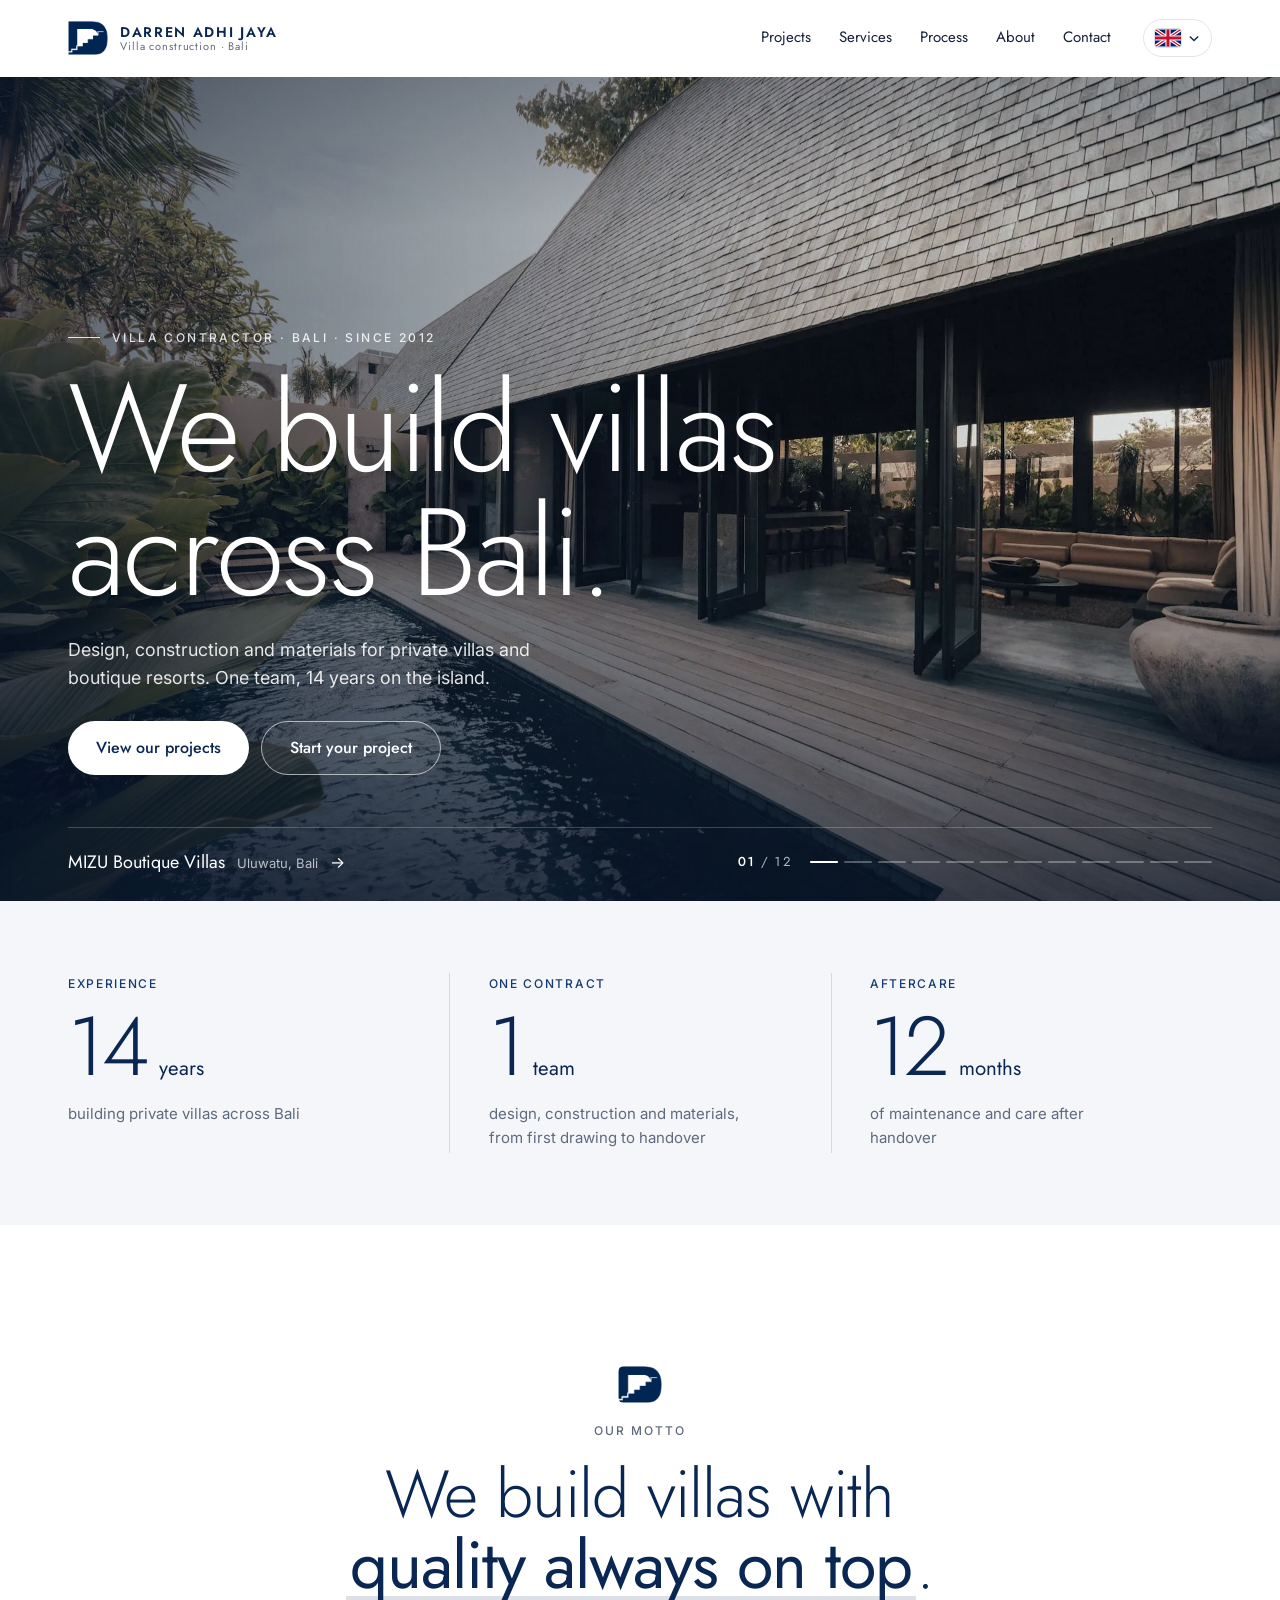
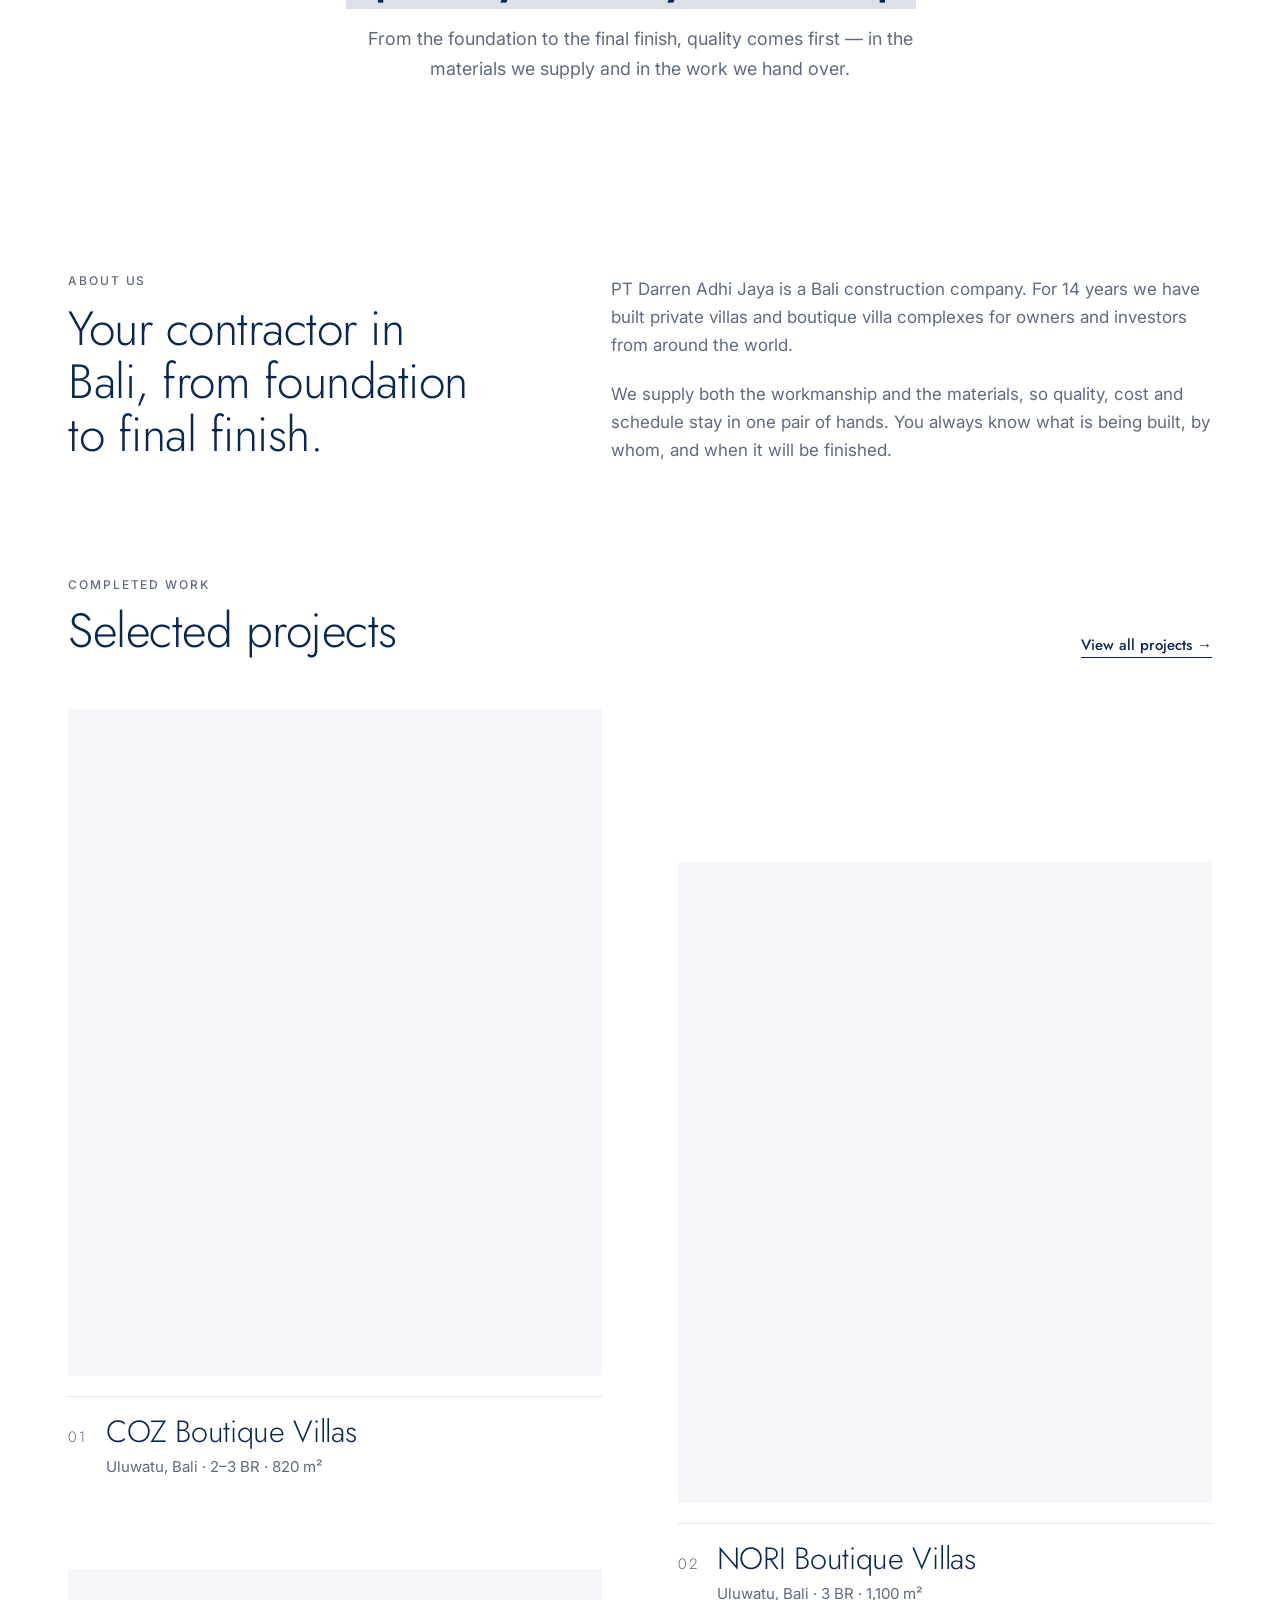
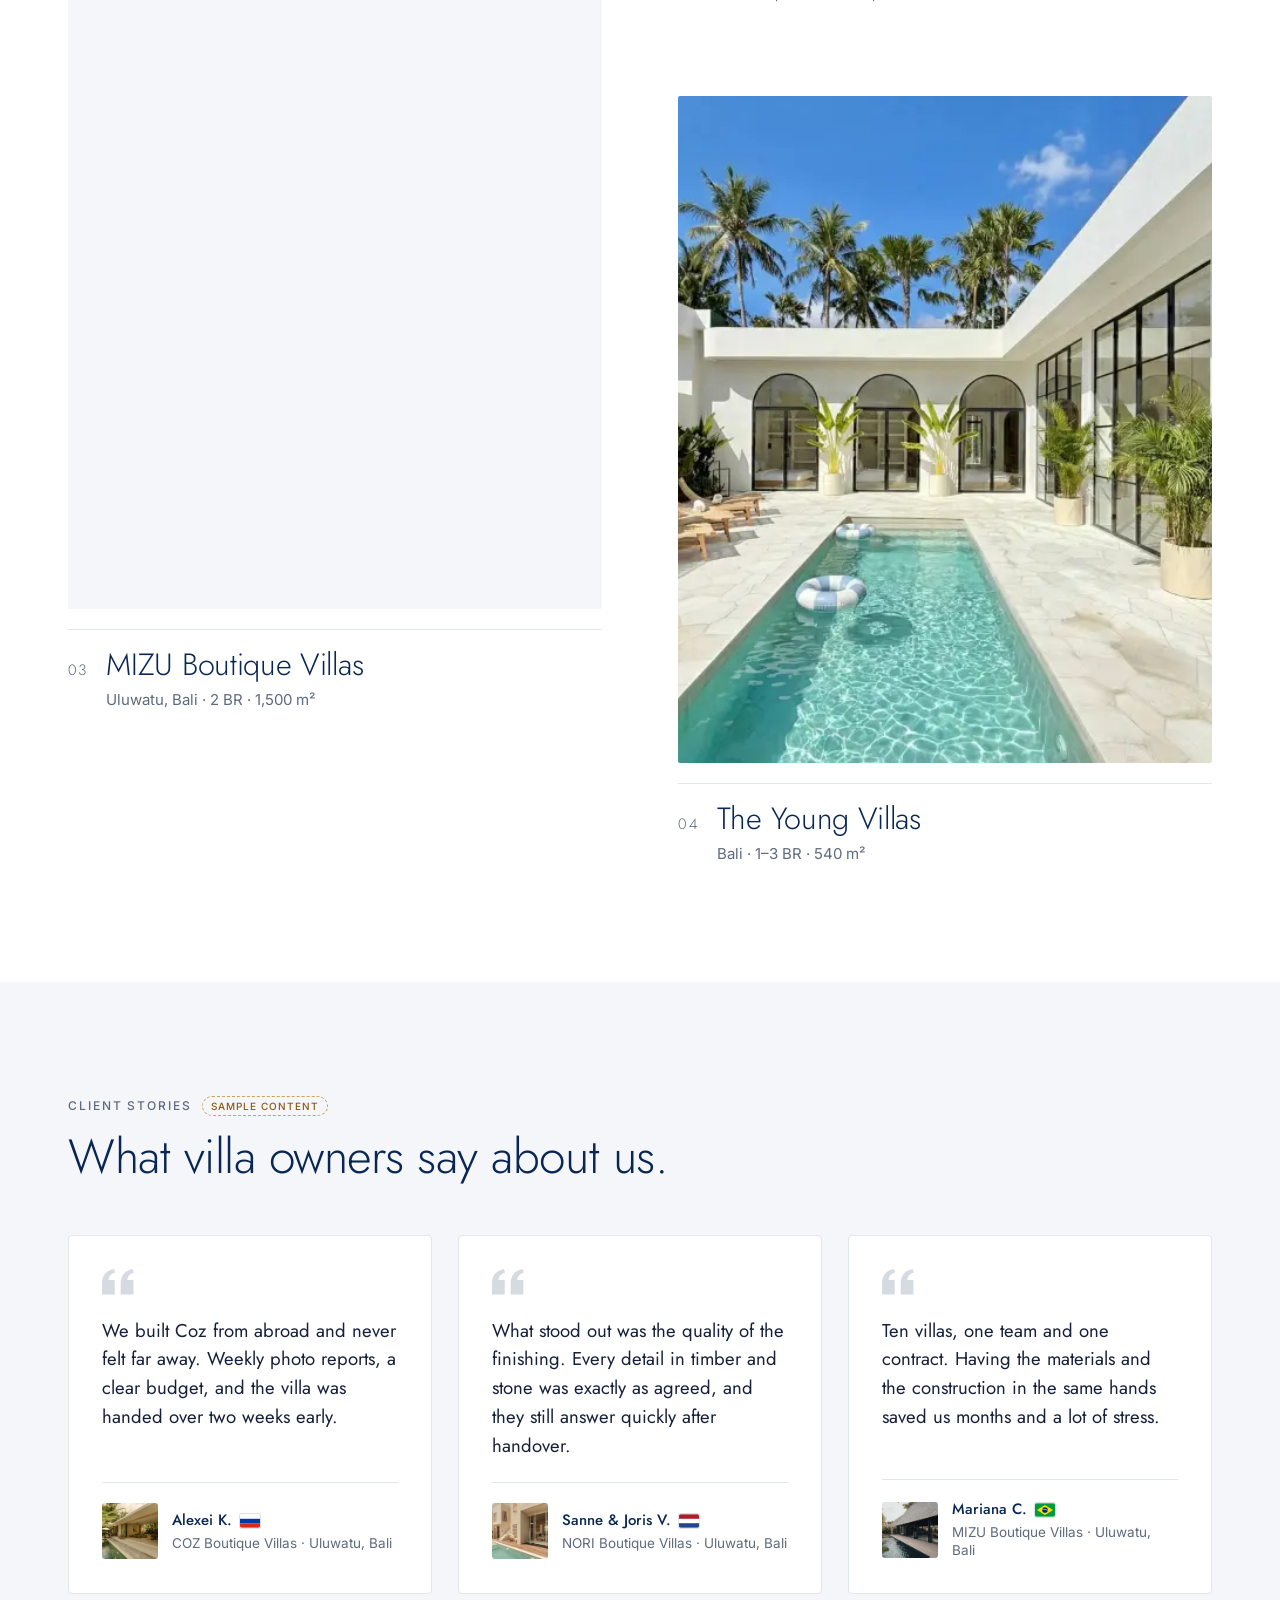
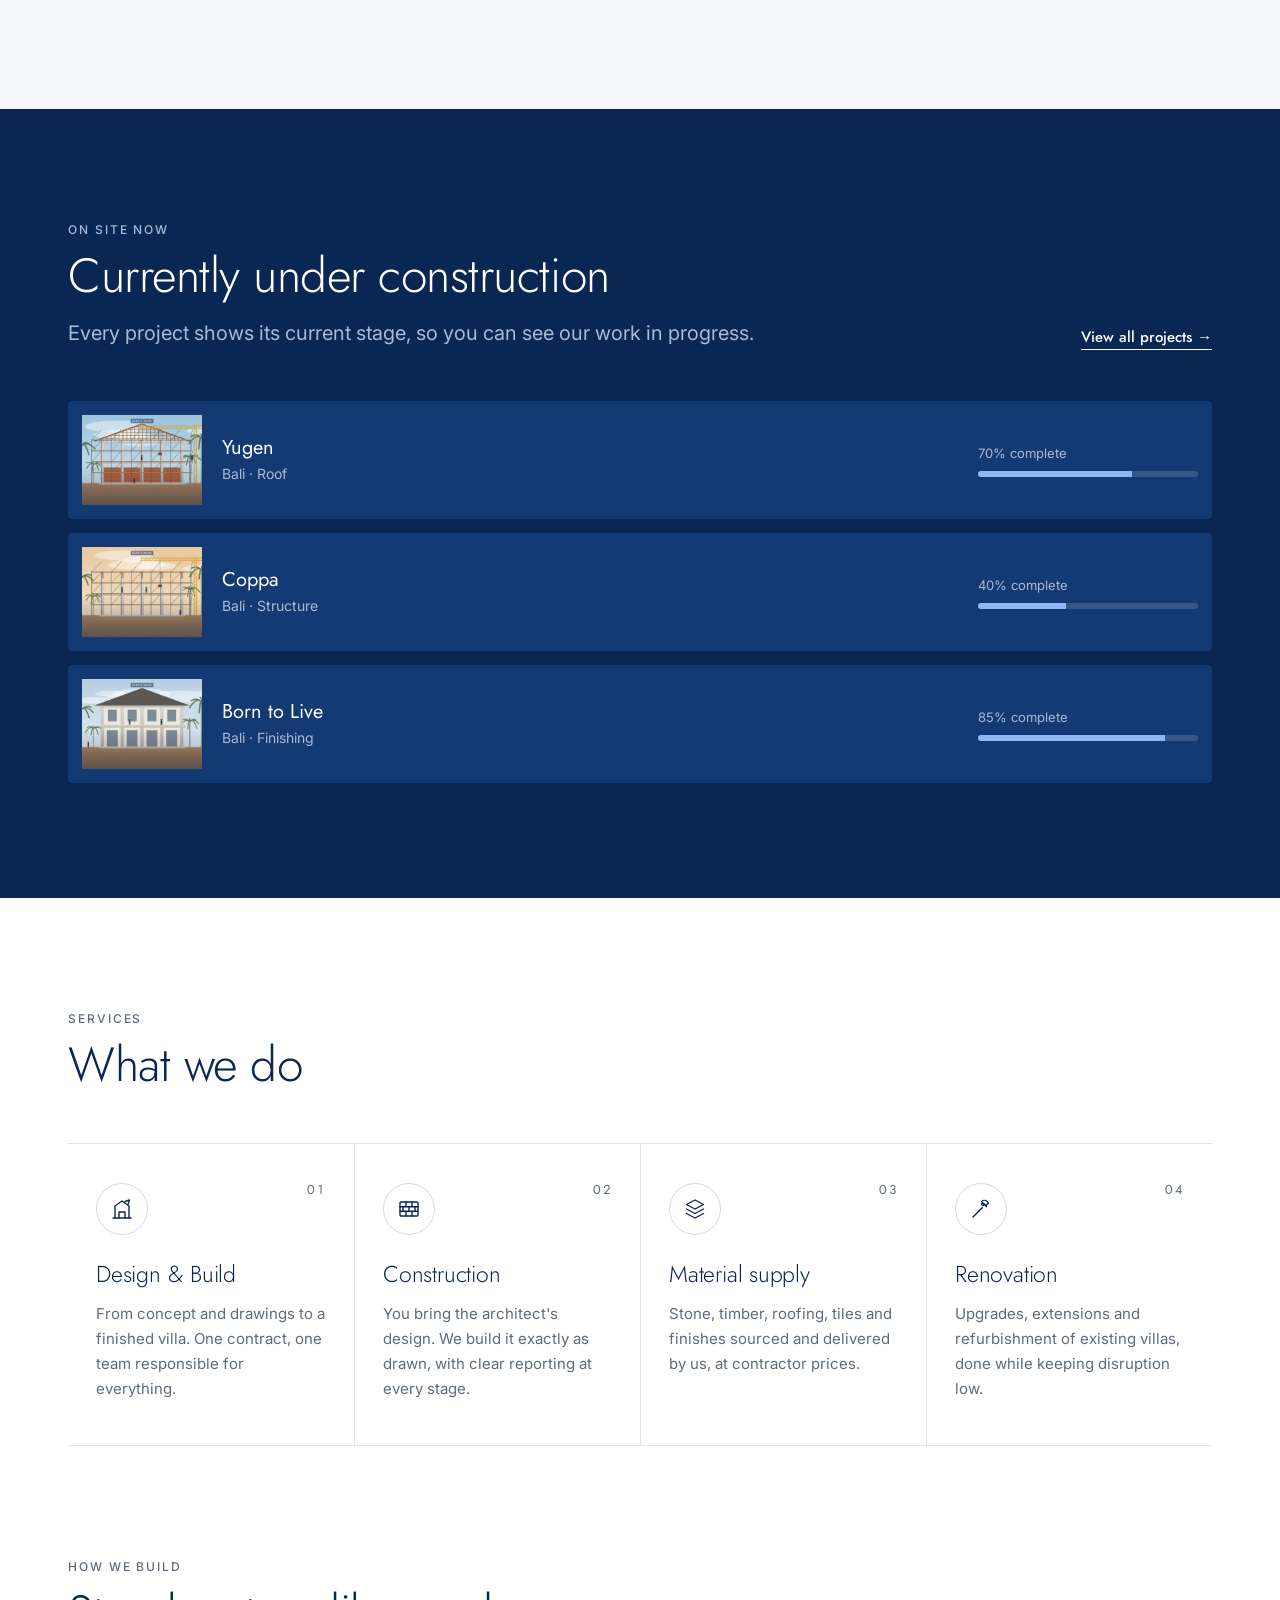
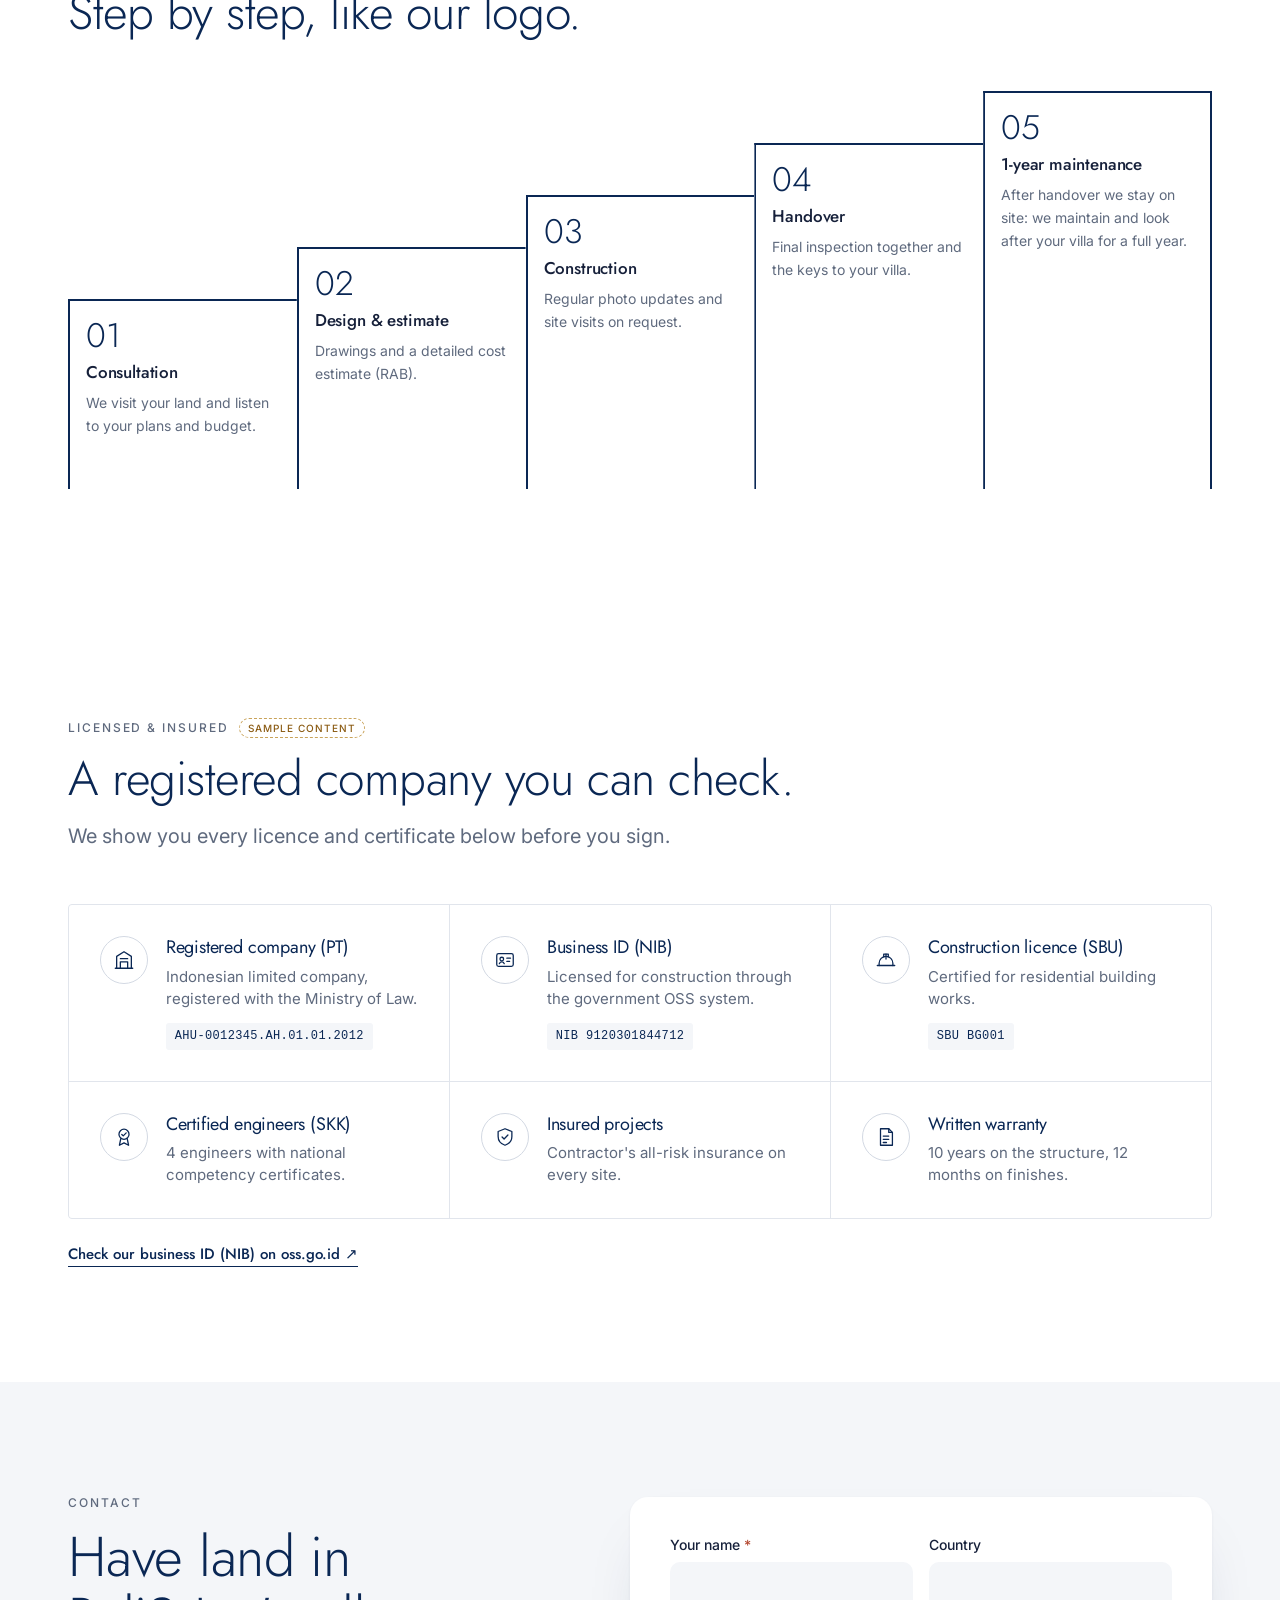
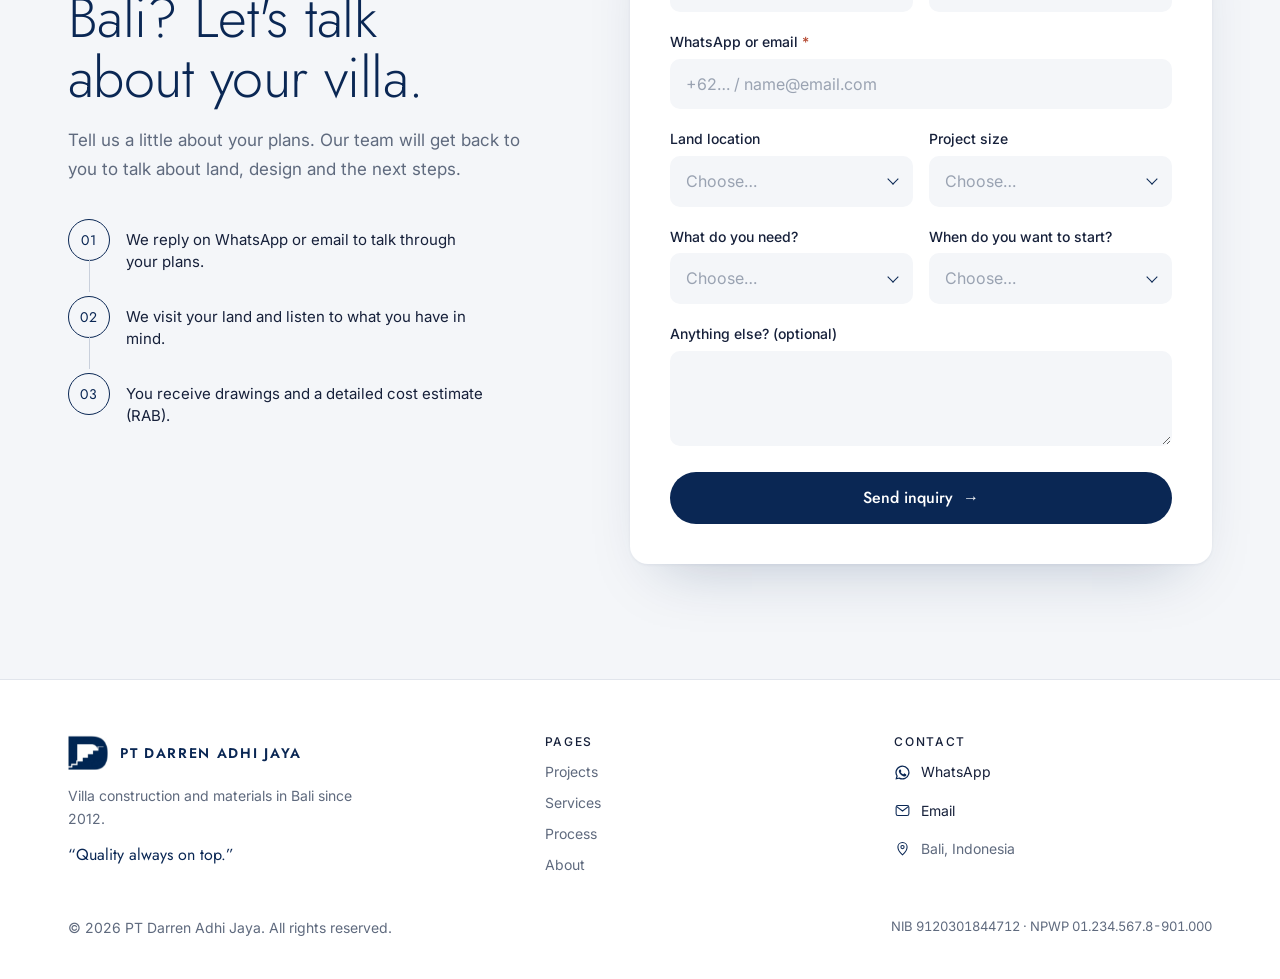
<file: index.html>
<!doctype html>
<html lang="en">
<head>
  <meta charset="utf-8">
  <meta name="robots" content="noindex, nofollow"><!-- preview only: remove this line at launch so Google can list the site -->
  <meta name="viewport" content="width=device-width, initial-scale=1, viewport-fit=cover">
  <title>PT Darren Adhi Jaya · Villa Construction in Bali</title>
  <meta name="description" content="PT Darren Adhi Jaya — villa construction, design &amp; build and material supply in Bali. 14 years of experience.">
  <meta property="og:title" content="PT Darren Adhi Jaya · Villa Construction in Bali">
  <meta property="og:image" content="assets/img/logo-full.jpg">
  <link rel="icon" href="assets/img/logo-mark.jpg">
  <link rel="preconnect" href="https://fonts.googleapis.com">
  <link rel="preconnect" href="https://fonts.gstatic.com" crossorigin>
  <link rel="stylesheet" href="https://fonts.googleapis.com/css2?family=Jost:wght@300;400;500;600&family=Inter:wght@400;500;600&display=swap">
  <link rel="stylesheet" href="assets/css/style.css">
</head>
<body data-page="home">
  <div id="header"></div>
  <main id="app"></main>
  <div id="footer"></div>
  <script src="assets/js/config.js"></script>
  <script src="assets/js/projects.js"></script>
  <script src="assets/js/trust.js"></script>
  <script src="assets/js/i18n.js"></script>
  <script src="assets/js/main.js"></script>
</body>
</html>
</file>
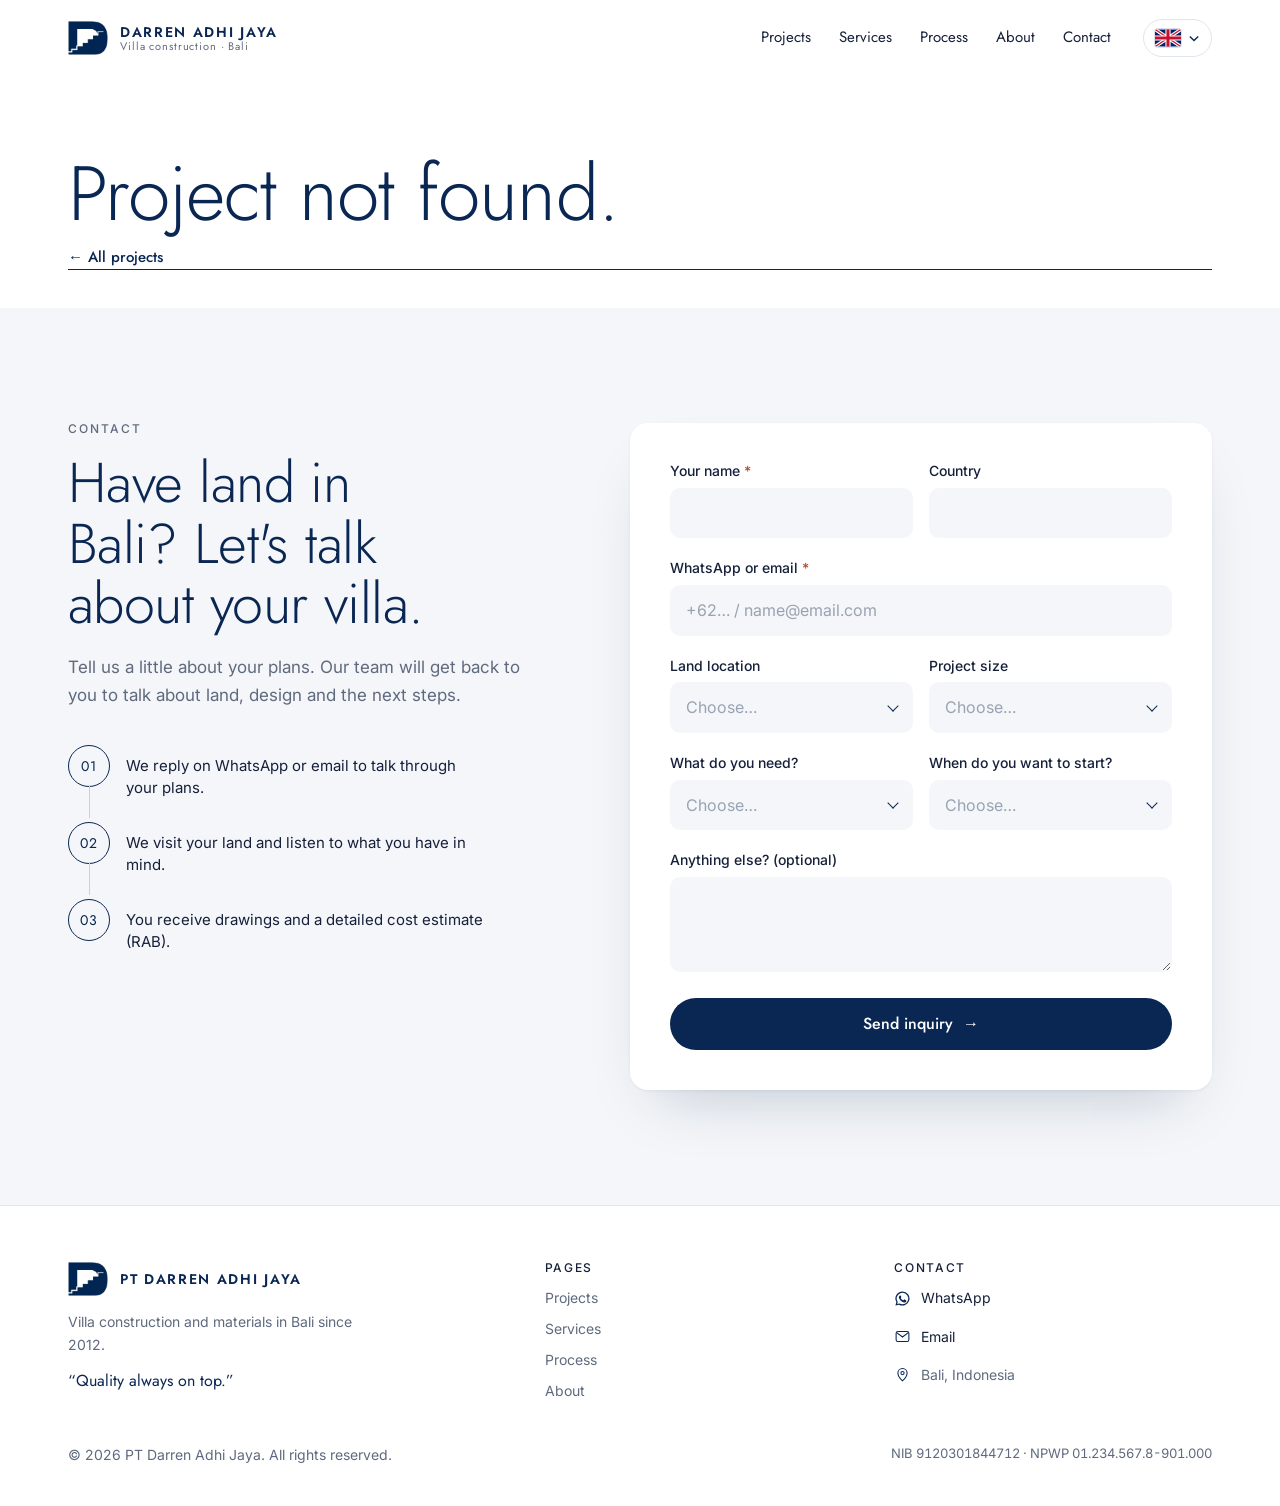
<file: project.html>
<!doctype html>
<html lang="en">
<head>
  <meta charset="utf-8">
  <meta name="robots" content="noindex, nofollow"><!-- preview only: remove this line at launch so Google can list the site -->
  <meta name="viewport" content="width=device-width, initial-scale=1, viewport-fit=cover">
  <title>Project · PT Darren Adhi Jaya</title>
  <meta name="description" content="PT Darren Adhi Jaya — villa construction, design &amp; build and material supply in Bali. 14 years of experience.">
  <meta property="og:title" content="Project · PT Darren Adhi Jaya">
  <meta property="og:image" content="assets/img/logo-full.jpg">
  <link rel="icon" href="assets/img/logo-mark.jpg">
  <link rel="preconnect" href="https://fonts.googleapis.com">
  <link rel="preconnect" href="https://fonts.gstatic.com" crossorigin>
  <link rel="stylesheet" href="https://fonts.googleapis.com/css2?family=Jost:wght@300;400;500;600&family=Inter:wght@400;500;600&display=swap">
  <link rel="stylesheet" href="assets/css/style.css">
</head>
<body data-page="project">
  <div id="header"></div>
  <main id="app"></main>
  <div id="footer"></div>
  <script src="assets/js/config.js"></script>
  <script src="assets/js/projects.js"></script>
  <script src="assets/js/trust.js"></script>
  <script src="assets/js/i18n.js"></script>
  <script src="assets/js/main.js"></script>
</body>
</html>
</file>
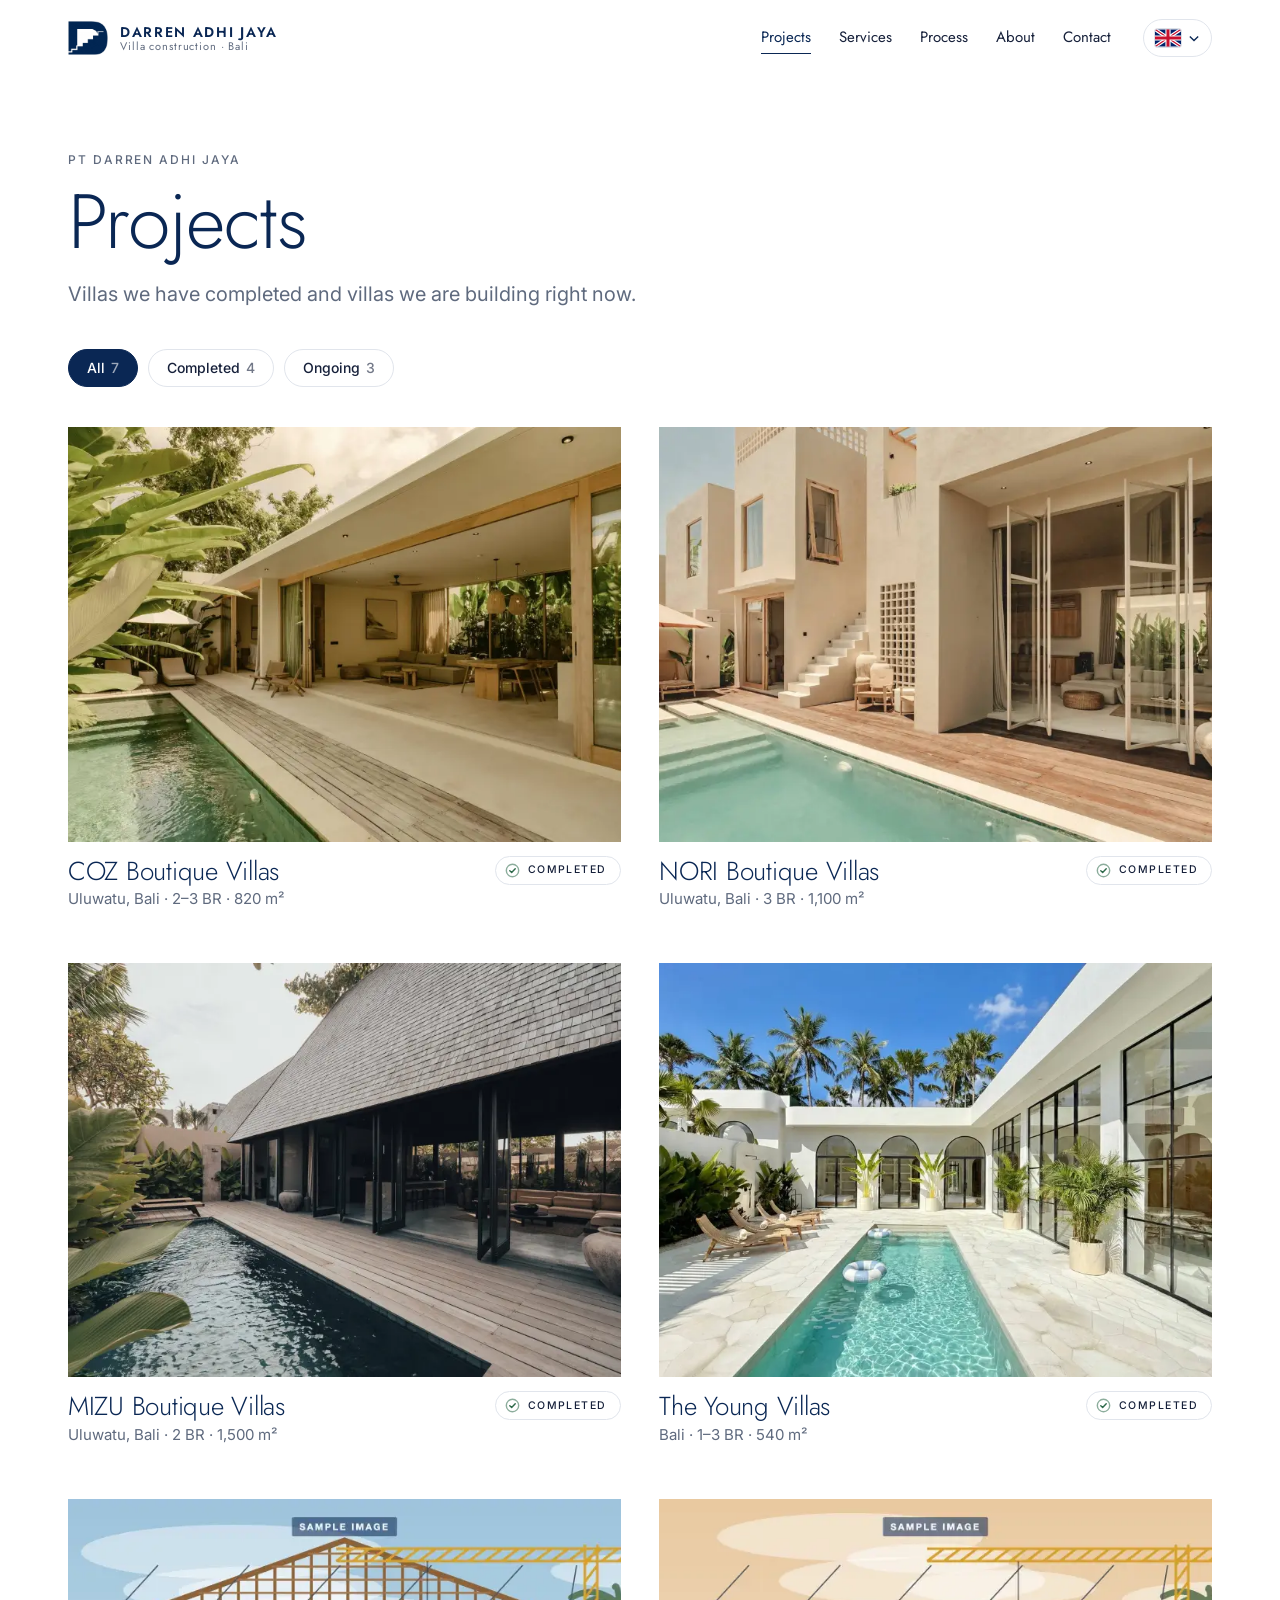
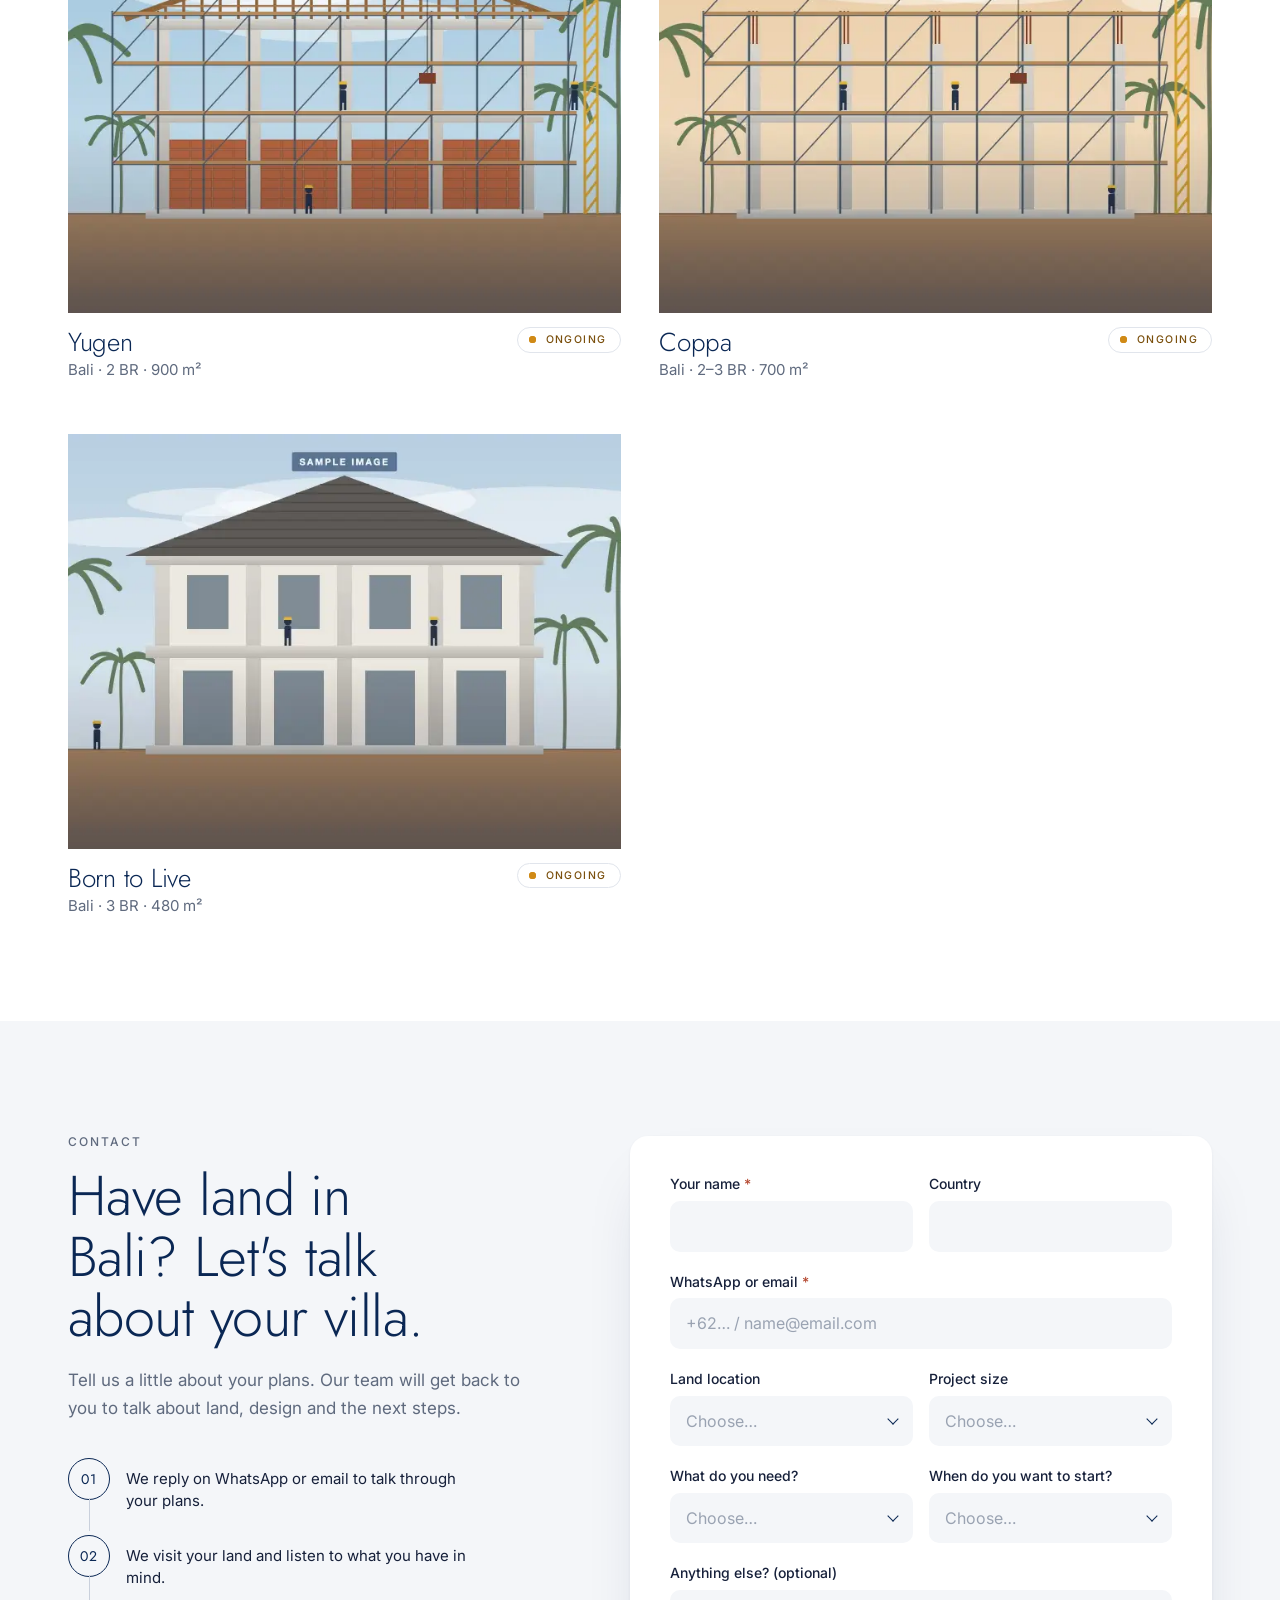
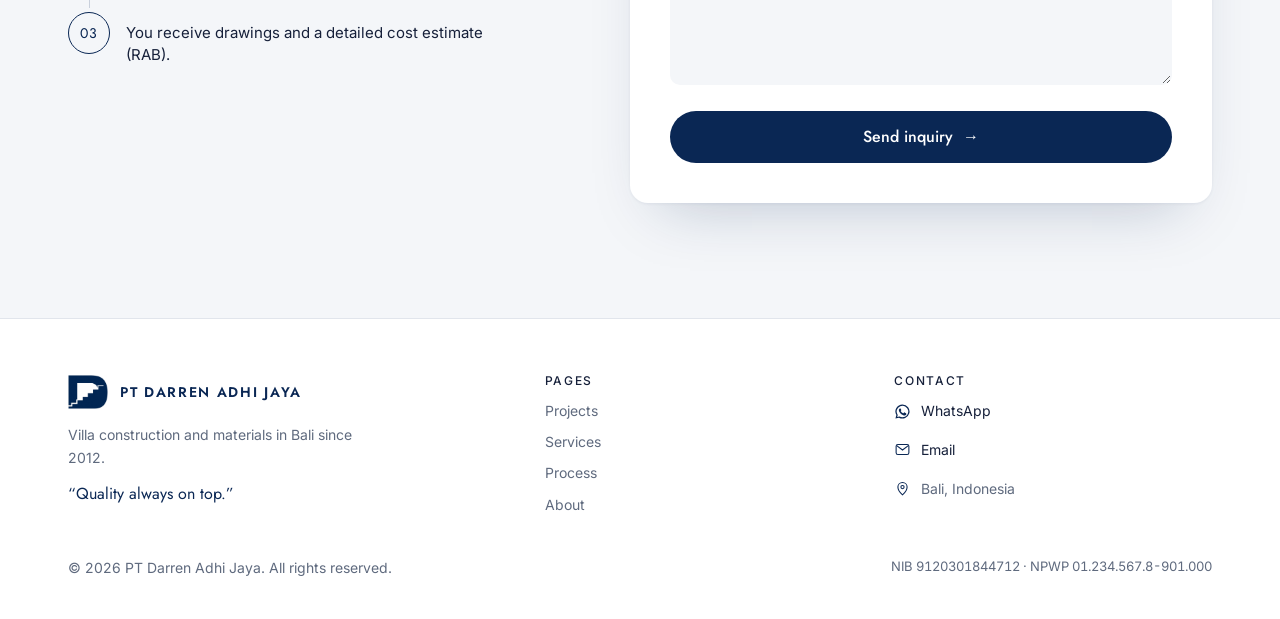
<file: projects.html>
<!doctype html>
<html lang="en">
<head>
  <meta charset="utf-8">
  <meta name="robots" content="noindex, nofollow"><!-- preview only: remove this line at launch so Google can list the site -->
  <meta name="viewport" content="width=device-width, initial-scale=1, viewport-fit=cover">
  <title>Projects · PT Darren Adhi Jaya</title>
  <meta name="description" content="PT Darren Adhi Jaya — villa construction, design &amp; build and material supply in Bali. 14 years of experience.">
  <meta property="og:title" content="Projects · PT Darren Adhi Jaya">
  <meta property="og:image" content="assets/img/logo-full.jpg">
  <link rel="icon" href="assets/img/logo-mark.jpg">
  <link rel="preconnect" href="https://fonts.googleapis.com">
  <link rel="preconnect" href="https://fonts.gstatic.com" crossorigin>
  <link rel="stylesheet" href="https://fonts.googleapis.com/css2?family=Jost:wght@300;400;500;600&family=Inter:wght@400;500;600&display=swap">
  <link rel="stylesheet" href="assets/css/style.css">
</head>
<body data-page="projects">
  <div id="header"></div>
  <main id="app"></main>
  <div id="footer"></div>
  <script src="assets/js/config.js"></script>
  <script src="assets/js/projects.js"></script>
  <script src="assets/js/trust.js"></script>
  <script src="assets/js/i18n.js"></script>
  <script src="assets/js/main.js"></script>
</body>
</html>
</file>
<file: assets/css/style.css>
/* PT Darren Adhi Jaya — "Gallery Minimal + Live Projects"
   Layout: photo-first, generous white space, navy from the logo as the only brand color. */
:root {
  --navy: #0A2754;
  --navy-2: #133A72;
  --ink: #16203A;
  --muted: #5F6A7E;
  --line: #E1E5EC;
  --paper: #FFFFFF;
  --mist: #F4F6F9;
  --ok-bg: #E4F1E8;  --ok: #24603D;
  --go-bg: #FBEFD9;  --go: #8A5A12;

  --font: "Jost", "Helvetica Neue", Arial, sans-serif;
  --text: "Inter", "Helvetica Neue", Arial, sans-serif;

  --wrap: 1240px;
  --gutter: clamp(20px, 4vw, 48px);
  --radius: 4px;
}

*, *::before, *::after { box-sizing: border-box; }
html { scroll-behavior: smooth; }
body {
  margin: 0; background: var(--paper); color: var(--ink);
  font: 400 16px/1.65 var(--text); -webkit-font-smoothing: antialiased;
}
img { max-width: 100%; display: block; }
a { color: inherit; text-decoration: none; }
h1, h2, h3 { font-family: var(--font); font-weight: 300; margin: 0; letter-spacing: -0.01em; text-wrap: balance; color: var(--navy); }
p { margin: 0; }
:focus-visible { outline: 2px solid var(--navy); outline-offset: 3px; }

.wrap { max-width: var(--wrap); margin: 0 auto; padding-left: var(--gutter); padding-right: var(--gutter); }
.eyebrow { font: 500 12px/1 var(--text); letter-spacing: 0.16em; text-transform: uppercase; color: var(--muted); }
.lead { font-size: clamp(17px, 1.6vw, 20px); color: var(--muted); max-width: 60ch; }
.section { padding-block: clamp(64px, 9vw, 120px); }
.section-head { display: flex; flex-wrap: wrap; align-items: end; justify-content: space-between; gap: 16px 40px; margin-bottom: clamp(32px, 4vw, 56px); }
.section-head h2 { font-size: clamp(30px, 4vw, 48px); line-height: 1.1; }
.link-arrow { font: 500 15px/1 var(--font); color: var(--navy); border-bottom: 1px solid currentColor; padding-bottom: 4px; white-space: nowrap; }
.link-arrow:hover { opacity: 0.7; }

/* ---------- header ---------- */
.site-header { position: sticky; top: 0; z-index: 50; background: rgba(255,255,255,0.94); backdrop-filter: blur(8px); border-bottom: 1px solid transparent; transition: border-color .2s; }
.site-header.scrolled { border-bottom-color: var(--line); }
.nav { display: flex; align-items: center; gap: 32px; height: 76px; }
.brand { display: flex; align-items: center; gap: 12px; }
.brand img { width: 40px; height: auto; mix-blend-mode: multiply; }
.brand span { font: 600 14px/1.15 var(--font); letter-spacing: 0.12em; color: var(--navy); }
.brand small { display: block; font-weight: 400; letter-spacing: 0.08em; color: var(--muted); font-size: 11px; }
.nav-links { display: flex; gap: 28px; margin-left: auto; font: 400 15px/1 var(--font); }
.nav-links a { color: var(--ink); padding-block: 8px; border-bottom: 1px solid transparent; }
.nav-links a:hover, .nav-links a[aria-current="page"] { border-bottom-color: var(--navy); color: var(--navy); }
/* language picker */
.lang { position: relative; }
.lang-btn { display: inline-flex; align-items: center; gap: 8px; height: 38px; padding: 0 12px 0 11px; border: 1px solid var(--line); border-radius: 999px;
  background: var(--paper); color: var(--navy); font: 500 14px/1 var(--font); letter-spacing: .01em; white-space: nowrap; cursor: pointer; transition: border-color .2s, background .2s; }
.lang-btn:hover, .lang.open .lang-btn { border-color: var(--navy); }
.lang-btn:focus-visible, .lang-opt:focus-visible { outline: 2px solid var(--navy); outline-offset: 2px; }
.flag { display: block; width: 26px; height: 18px; border-radius: 3px; overflow: hidden; flex-shrink: 0; box-shadow: 0 0 0 1px rgba(10,39,84,.14); }
.flag svg { display: block; width: 100%; height: 100%; }
.lang-opt .flag { width: 30px; height: 20px; }
.lang-code { font: 600 12px/1 var(--text); letter-spacing: .08em; }
.lang-chev { display: grid; transition: transform .2s; }
.lang-chev svg { width: 10px; height: 7px; }
.lang.open .lang-chev { transform: rotate(180deg); }
.lang-menu { position: absolute; top: calc(100% + 10px); right: 0; z-index: 60; width: 236px; padding: 6px; background: var(--paper);
  border: 1px solid var(--line); border-radius: 12px; box-shadow: 0 18px 40px -12px rgba(10,39,84,.22), 0 2px 6px rgba(10,39,84,.06);
  display: grid; gap: 2px; opacity: 0; transform: translateY(-6px) scale(.98); transform-origin: top right; transition: opacity .16s ease, transform .16s ease; }
.lang.open .lang-menu { opacity: 1; transform: none; }
.lang-opt { display: grid; grid-template-columns: 30px minmax(0, 1fr) 16px; align-items: center; gap: 12px; width: 100%; padding: 11px 12px; border: 0; border-radius: 8px;
  background: transparent; text-align: left; cursor: pointer; color: var(--ink); transition: background .15s; }
.lang-opt:hover, .lang-opt:focus-visible { background: var(--mist); }
.lang-menu:focus { outline: none; }
.lang-opt-name { display: grid; gap: 3px; min-width: 0; }
.lang-opt-name b { font: 500 15px/1.2 var(--font); color: var(--ink); }
.lang-opt-name small { font-size: 12px; color: var(--muted); }
.lang-opt-check { color: var(--navy); opacity: 0; }
.lang-opt-check svg { width: 16px; height: 16px; display: block; }
.lang-opt[aria-selected="true"] .lang-opt-check { opacity: 1; }
.lang-opt[aria-selected="true"] .lang-opt-name b { color: var(--navy); font-weight: 600; }
.lang-opt[aria-selected="true"] { background: var(--mist); }
.menu-btn { display: none; background: none; border: 0; padding: 8px; cursor: pointer; color: var(--navy); }
.menu-btn svg { width: 26px; height: 26px; }

@media (max-width: 880px) {
  .menu-btn { display: block; margin-left: auto; }
  .nav-links { position: fixed; inset: 76px 0 auto 0; flex-direction: column; gap: 0; background: var(--paper); padding: 8px var(--gutter) 24px; border-bottom: 1px solid var(--line); display: none; font-size: 20px; }
  .nav-links.open { display: flex; }
  .nav-links a { padding-block: 14px; border-bottom: 1px solid var(--line); }
  .lang { order: 2; }
}

/* ---------- hero: full-screen slideshow ---------- */
.hero-show { position: relative; height: clamp(560px, calc(100svh - 76px), 1000px); overflow: hidden; background: #0B1B33; color: #fff; isolation: isolate; }
.hs-slides, .hs-slide, .hs-shade { position: absolute; inset: 0; margin: 0; }
.hs-slide { opacity: 0; transition: opacity 1.6s ease; }
.hs-slide.on { opacity: 1; z-index: 1; }
.hs-slide picture { display: contents; }
.hs-slide img { width: 100%; height: 100%; object-fit: cover; transform-origin: var(--o, 50% 50%); transform: scale(1.12); }
.hs-slide.on img { animation: hsZoom calc(var(--dur, 6500ms) + 1800ms) cubic-bezier(.25,.1,.25,1) forwards; }
@keyframes hsZoom { from { transform: scale(1.12); } to { transform: scale(1); } }
.hs-shade { z-index: 2; pointer-events: none;
  background:
    linear-gradient(90deg, rgba(6,18,38,.62) 0%, rgba(6,18,38,.28) 45%, rgba(6,18,38,0) 70%),
    linear-gradient(0deg, rgba(6,18,38,.72) 0%, rgba(6,18,38,.15) 38%, rgba(6,18,38,0) 60%),
    linear-gradient(180deg, rgba(6,18,38,.25) 0%, rgba(6,18,38,0) 18%); }

.hs-content { position: absolute; left: 0; right: 0; bottom: clamp(108px, 14vh, 160px); z-index: 3; display: grid; gap: 22px; justify-items: start; }
.hs-eyebrow { font: 500 12px/1 var(--text); letter-spacing: .2em; text-transform: uppercase; color: rgba(255,255,255,.85);
  display: inline-flex; align-items: center; gap: 12px; }
.hs-eyebrow::before { content: ""; width: 32px; height: 1px; background: currentColor; }
.hero-show h1 { color: #fff; font-size: clamp(40px, 8vw, 120px); line-height: 1; max-width: min(15ch, 100%); overflow-wrap: break-word; letter-spacing: -0.02em; text-shadow: 0 2px 30px rgba(0,0,0,.18); }
.hs-lead { margin: 0; max-width: 46ch; font-size: clamp(16px, 1.4vw, 19px); line-height: 1.6; color: rgba(255,255,255,.88); }
.hs-ctas { display: flex; flex-wrap: wrap; gap: 12px; margin-top: 6px; }
.btn.btn-light { background: #fff; color: var(--navy); }
.btn.btn-light:hover { background: #E9EEF6; }
.btn.btn-line { background: rgba(255,255,255,.06); color: #fff; border: 1px solid rgba(255,255,255,.6); backdrop-filter: blur(6px); }
.btn.btn-line:hover { background: rgba(255,255,255,.16); }
.hs-content > * { animation: hsRise 1s cubic-bezier(.2,.7,.2,1) both; }
.hs-content > :nth-child(2) { animation-delay: .08s; } .hs-content > :nth-child(3) { animation-delay: .16s; } .hs-content > :nth-child(4) { animation-delay: .24s; }
@keyframes hsRise { from { opacity: 0; transform: translateY(18px); } to { opacity: 1; transform: none; } }

.hs-bar { position: absolute; left: 0; right: 0; bottom: 0; z-index: 3; display: flex; align-items: center; justify-content: space-between; gap: 16px 32px;
  padding-block: 22px 26px; }
.hs-bar::before { content: ""; position: absolute; top: 0; left: var(--gutter); right: var(--gutter); height: 1px; background: rgba(255,255,255,.22); }
.hs-cap { display: flex; align-items: baseline; gap: 12px; min-width: 0; color: #fff; transition: opacity .35s, transform .35s; }
.hs-cap.swap { opacity: 0; transform: translateY(6px); }
.hs-name { font: 400 18px/1.2 var(--font); white-space: nowrap; overflow: hidden; text-overflow: ellipsis; }
.hs-loc { font-size: 13px; color: rgba(255,255,255,.7); white-space: nowrap; }
.hs-go { transition: transform .25s; }
.hs-cap:hover .hs-go { transform: translateX(4px); }
.hs-ctrl { display: flex; align-items: center; gap: 18px; flex-shrink: 0; }
.hs-count { font: 400 13px/1 var(--font); letter-spacing: .08em; color: rgba(255,255,255,.7); font-variant-numeric: tabular-nums; }
.hs-count b { font-weight: 500; color: #fff; }
.hs-dots { display: flex; gap: 6px; }
.hs-dot { width: 28px; height: 22px; padding: 0; border: 0; background: none; cursor: pointer; display: grid; align-items: center; }
.hs-dot i { display: block; height: 2px; background: rgba(255,255,255,.3); position: relative; overflow: hidden; border-radius: 2px; }
.hs-dot i::after { content: ""; position: absolute; inset: 0; background: #fff; transform: scaleX(0); transform-origin: left; }
.hs-dot.on i::after { animation: hsFill var(--dur, 6500ms) linear forwards; }
.hero-show.paused .hs-dot.on i::after, .hero-show.hold .hs-dot.on i::after { animation-play-state: paused; }
.hero-show.paused .hs-slide.on img, .hero-show.hold .hs-slide.on img { animation-play-state: paused; }
@keyframes hsFill { to { transform: scaleX(1); } }
@media (max-width: 760px) {
  .hero-show { height: clamp(560px, calc(100svh - 76px), 820px); }
  .hs-shade { background: linear-gradient(0deg, rgba(6,18,38,.82) 0%, rgba(6,18,38,.35) 50%, rgba(6,18,38,.1) 100%); }
  .hs-content { bottom: 96px; gap: 16px; }
  .hs-ctas .btn { padding: 15px 22px; font-size: 15px; }
  .hs-bar { padding-block: 16px 18px; }
  .hs-loc, .hs-dots, .hs-go { display: none; }
  .hs-name { font-size: 15px; }
}
@media (prefers-reduced-motion: reduce) {
  .hs-slide { transition-duration: .4s; } .hs-slide img, .hs-slide.on img { animation: none; transform: none; }
  .hs-content > * { animation: none; }
}

/* ---------- image frame with graceful placeholder ---------- */
.frame { position: relative; overflow: hidden; background: var(--mist); width: 100%; height: 100%; }
.frame picture { display: contents; }
.frame img { width: 100%; height: 100%; object-fit: cover; transition: transform .8s cubic-bezier(.2,.7,.2,1); }
.frame.empty { background:
  linear-gradient(180deg, #DCE6EF 0%, #EEF2F6 45%, #E5E0D6 46%, #D9D1C1 62%, #B9CCD6 63%, #9DB7C4 100%); }
.frame.empty img { display: none; }
.frame.empty::after { content: attr(data-label); position: absolute; left: 16px; bottom: 14px; font: 500 12px/1.3 var(--text); letter-spacing: .08em; text-transform: uppercase; color: var(--navy); opacity: .7; }

/* ---------- stats ---------- */
.stats-band { background: var(--mist); margin-top: 0; padding: clamp(44px, 6vw, 72px) 0; }
.stats { display: grid; grid-template-columns: repeat(var(--n, 3), minmax(0, 1fr)); }
.stat { padding: 4px clamp(20px, 3vw, 40px); border-left: 1px solid #D3D9E3; display: flex; flex-direction: column; }
.stat:first-child { padding-left: 0; border-left: 0; }
.stat-k { font: 500 12px/1.2 var(--text); letter-spacing: .14em; text-transform: uppercase; color: var(--navy-2); }
.stat-n { display: flex; align-items: baseline; gap: 10px; margin-top: 18px; font: 300 clamp(56px, 6.5vw, 88px)/.9 var(--font); color: var(--navy); letter-spacing: -0.02em; }
.stat-n small { font: 400 clamp(17px, 1.6vw, 22px)/1 var(--font); color: var(--navy); letter-spacing: 0; }
.stat-d { margin: 18px 0 0; color: var(--muted); font-size: 15px; line-height: 1.55; max-width: 28ch; }
@media (max-width: 860px) {
  .stats { grid-template-columns: 1fr; }
  .stat, .stat:first-child { padding: 28px 0; border-left: 0; border-top: 1px solid #D3D9E3; }
  .stat:first-child { border-top: 0; padding-top: 0; }
  .stat:last-child { padding-bottom: 0; }
}

/* ---------- motto ---------- */
.motto { padding-block: clamp(80px, 11vw, 150px) clamp(40px, 6vw, 80px); }
.motto-inner { display: grid; justify-items: center; text-align: center; gap: 22px; }
.motto-mark { width: 44px; height: auto; border-radius: 6px; }
.motto h2 { font-size: clamp(32px, 5.2vw, 72px); line-height: 1.08; max-width: 18ch; letter-spacing: -0.015em; }
.motto h2 em { font-style: normal; font-weight: 400; color: var(--navy);
  background: linear-gradient(transparent 82%, rgba(10,39,84,.14) 82%, rgba(10,39,84,.14) 96%, transparent 96%); padding-inline: .06em; }
.motto p { margin: 0; color: var(--muted); font-size: clamp(16px, 1.4vw, 18px); max-width: 52ch; }
.footer-motto { margin: 0; font: 400 16px/1.4 var(--font); color: var(--navy); }

/* ---------- about ---------- */
.about { display: grid; grid-template-columns: minmax(0, 1fr) minmax(0, 1.3fr); gap: 40px 80px; }
.about h2 { font-size: clamp(30px, 4vw, 48px); line-height: 1.1; }
.about-body { display: grid; gap: 20px; color: var(--muted); font-size: 17px; max-width: 62ch; }
@media (max-width: 760px) { .about { grid-template-columns: 1fr; } }

/* ---------- project cards ---------- */
.grid-projects { display: grid; grid-template-columns: repeat(2, minmax(0, 1fr)); gap: clamp(32px, 4vw, 56px) clamp(20px, 3vw, 40px); }
@media (max-width: 700px) { .grid-projects { grid-template-columns: 1fr; } }
/* home: selected projects, staggered */
.fx-grid { display: grid; grid-template-columns: repeat(2, minmax(0, 1fr)); column-gap: clamp(24px, 6vw, 96px); align-items: start; }
.fx-col { display: grid; row-gap: clamp(56px, 7vw, 104px); }
.fx-col + .fx-col { padding-top: clamp(80px, 12vw, 200px); }
.fx { display: grid; gap: 20px; align-content: start; }
.fx-media { position: relative; aspect-ratio: 4 / 5; overflow: hidden; border-radius: 2px; }
.fx-col:first-child .fx:nth-child(even) .fx-media, .fx-col + .fx-col .fx:nth-child(odd) .fx-media { aspect-ratio: 5 / 6; }
.fx-media > .frame, .fx-alt, .fx-alt .frame { position: absolute; inset: 0; }
.fx-media .frame img { transition: transform 1.2s cubic-bezier(.2,.7,.2,1); }
.fx-alt { opacity: 0; transition: opacity .7s ease; }
.fx:hover .fx-alt, .fx:focus-visible .fx-alt { opacity: 1; }
.fx:hover .fx-media .frame img { transform: scale(1.04); }
.fx-media::after { content: ""; position: absolute; inset: 0; background: linear-gradient(0deg, rgba(6,18,38,.45), rgba(6,18,38,0) 40%); opacity: 0; transition: opacity .5s; pointer-events: none; }
.fx:hover .fx-media::after { opacity: 1; }
.fx-view { position: absolute; left: 22px; bottom: 20px; z-index: 2; color: #fff; font: 500 15px/1 var(--font); letter-spacing: .02em;
  padding-bottom: 5px; border-bottom: 1px solid rgba(255,255,255,.7); opacity: 0; transform: translateY(8px); transition: opacity .4s, transform .4s; }
.fx:hover .fx-view, .fx:focus-visible .fx-view { opacity: 1; transform: none; }
.fx-meta { display: grid; grid-template-columns: auto minmax(0, 1fr); gap: 18px; align-items: baseline; padding-top: 4px; border-top: 1px solid var(--line); padding-top: 18px; }
.fx-n { font: 300 15px/1 var(--font); color: var(--muted); letter-spacing: .08em; font-variant-numeric: tabular-nums; }
.fx-text { display: grid; gap: 6px; }
.fx h3 { font-size: clamp(24px, 2.4vw, 34px); line-height: 1.1; transition: color .3s; }
.fx p { margin: 0; color: var(--muted); font-size: 15px; }
.fx:focus-visible { outline: 2px solid var(--navy); outline-offset: 6px; }
@media (max-width: 760px) {
  .fx-grid { display: flex; flex-direction: column; align-items: stretch; gap: 48px; }
  .fx { width: 100%; }
  .fx-col { display: contents; }
  .fx-col + .fx-col { padding-top: 0; }
  .fx-grid .fx-col .fx.fx .fx-media.fx-media { aspect-ratio: 4 / 3; }
  .fx-view { opacity: 1; transform: none; }
  .fx-media::after { opacity: .8; }
}

.card { display: grid; grid-template-columns: minmax(0, 1fr); align-content: start; gap: 14px; min-width: 0; }
.card-meta > div { min-width: 0; }
.card-meta .badge { flex-shrink: 0; }
.card .media { aspect-ratio: 4 / 3; }
.card:hover .frame img { transform: scale(1.03); }
.card-meta { display: flex; justify-content: space-between; align-items: start; gap: 16px; }
.card h3 { font-size: 26px; line-height: 1.2; }
.card p { color: var(--muted); font-size: 15px; }
.badge { display: inline-flex; align-items: center; gap: 8px; padding: 6px 13px 6px 9px; border-radius: 999px; border: 1px solid var(--line);
  background: var(--paper); color: var(--ink); font: 500 10.5px/1 var(--text); letter-spacing: .14em; text-transform: uppercase; white-space: nowrap; }
.badge > span { padding-top: 1px; }
/* completed: circle + check draw themselves */
.b-check { width: 15px; height: 15px; fill: none; stroke: #2E6A4A; stroke-width: 1.5; stroke-linecap: round; stroke-linejoin: round; }
.b-check circle { stroke-dasharray: 42; stroke-dashoffset: 42; opacity: .55; animation: bDraw .9s cubic-bezier(.6,0,.2,1) .15s forwards; transform: rotate(-90deg); transform-origin: center; }
.b-check path { stroke-dasharray: 10; stroke-dashoffset: 10; animation: bDraw .45s cubic-bezier(.6,0,.2,1) .85s forwards; }
@keyframes bDraw { to { stroke-dashoffset: 0; } }
/* ongoing: live dot with a soft ripple */
.b-live { position: relative; width: 7px; height: 7px; margin: 0 2px; border-radius: 50%; background: #D08A16; flex-shrink: 0; }
.b-live::after { content: ""; position: absolute; inset: 0; border-radius: 50%; background: #D08A16; animation: bPulse 1.8s cubic-bezier(.2,.6,.3,1) infinite; }
@keyframes bPulse { 0% { transform: scale(1); opacity: .55; } 100% { transform: scale(3.2); opacity: 0; } }
.badge.ongoing { background: var(--paper); color: #7A4F0C !important; }
.badge.completed { color: var(--ink) !important; }
@media (prefers-reduced-motion: reduce) {
  .b-check circle, .b-check path { animation: none; stroke-dashoffset: 0; }
  .b-live::after { animation: none; }
}

/* ---------- ongoing strip ---------- */
.ongoing { background: var(--navy); color: #E9EEF7; }
.ongoing h2 { color: #fff; }
.ongoing .eyebrow, .ongoing .lead { color: #A9B9D6; }
.ongoing .link-arrow { color: #fff; }
.ongoing-list { display: grid; gap: 14px; }
.ongoing-item { display: grid; grid-template-columns: 120px minmax(0, 1fr) minmax(140px, 220px); gap: 20px; align-items: center; background: var(--navy-2); padding: 14px; border-radius: var(--radius); }
.ongoing-item .media { aspect-ratio: 4 / 3; }
.ongoing-item small { display: block; color: #A9B9D6; font-size: 14px; }
.ongoing-item strong { font: 400 20px/1.3 var(--font); color: #fff; }
.progress { display: grid; gap: 6px; font-size: 13px; color: #A9B9D6; }
.progress .track { height: 6px; border-radius: 6px; background: rgba(255,255,255,.15); overflow: hidden; }
.progress .fill { height: 100%; background: #8FB6F2; }
.ongoing-empty { border: 1px dashed rgba(255,255,255,.3); padding: 32px; border-radius: var(--radius); display: grid; gap: 16px; justify-items: start; max-width: 720px; }
@media (max-width: 640px) { .ongoing-item { grid-template-columns: 88px minmax(0, 1fr); } .ongoing-item .progress { grid-column: 1 / -1; } }

/* ---------- services ---------- */
.services { display: grid; grid-template-columns: repeat(4, minmax(0, 1fr)); border-top: 1px solid var(--line); border-bottom: 1px solid var(--line); }
.service { position: relative; display: grid; gap: 14px; align-content: start; padding: clamp(28px, 3vw, 40px) clamp(20px, 2.2vw, 32px) clamp(32px, 3.4vw, 44px);
  border-left: 1px solid var(--line); transition: background .35s ease; }
.service:first-child { border-left: 0; }
.service::before { content: ""; position: absolute; left: 0; right: 0; top: -1px; height: 2px; background: var(--navy); transform: scaleX(0); transform-origin: left; transition: transform .5s cubic-bezier(.2,.7,.2,1); }
.svc-top { display: flex; align-items: flex-start; justify-content: space-between; margin-bottom: 12px; }
.svc-ico { display: grid; place-items: center; width: 52px; height: 52px; border-radius: 50%; border: 1px solid #D3D9E3; color: var(--navy); transition: background .35s, border-color .35s, color .35s; }
.svc-ico svg { width: 24px; height: 24px; }
.svc-n { font: 400 13px/1 var(--font); letter-spacing: .1em; color: var(--muted); font-variant-numeric: tabular-nums; }
.service h3 { font-size: clamp(21px, 1.8vw, 25px); line-height: 1.2; }
.service p { margin: 0; color: var(--muted); font-size: 15px; line-height: 1.65; }
@media (hover: hover) {
  .service:hover { background: var(--mist); }
  .service:hover::before { transform: scaleX(1); }
  .service:hover .svc-ico { background: var(--navy); border-color: var(--navy); color: #fff; }
}
@media (max-width: 1024px) {
  .services { grid-template-columns: repeat(2, minmax(0, 1fr)); }
  .service:nth-child(3) { border-left: 0; }
  .service:nth-child(n+3) { border-top: 1px solid var(--line); }
}
@media (max-width: 600px) {
  .services { grid-template-columns: 1fr; }
  .service { border-left: 0; padding-inline: 0; }
  .service + .service { border-top: 1px solid var(--line); }
  .svc-top { margin-bottom: 4px; }
}

/* ---------- process: a staircase, echoing the logo ---------- */
.process { list-style: none; margin: 0; padding: 0; display: grid; grid-template-columns: repeat(5, minmax(0, 1fr)); align-items: end; gap: 0; }
.step { border-top: 2px solid var(--navy); border-left: 2px solid var(--navy); padding: 18px 16px 22px; display: grid; gap: 8px; align-content: start; background: var(--paper); }
.step { min-height: calc(190px + var(--i, 0) * 52px); }
.step:last-child { border-right: 2px solid var(--navy); }
.step-n { font: 300 34px/1 var(--font); color: var(--navy); }
.step h3 { font: 500 17px/1.3 var(--font); color: var(--ink); }
.step p { font-size: 14px; color: var(--muted); }
.process-wrap { display: grid; align-items: end; }
/* staircase animation + hover */
.step { position: relative; transition: background .35s ease, transform .35s ease; }
.step > * { transition: color .35s ease; }
.step-n { transition: color .35s ease, transform .35s ease; }
@media (hover: hover) {
  .step:hover { background: var(--navy); transform: translateY(-6px); z-index: 1; }
  .step:hover .step-n, .step:hover h3 { color: #fff; }
  .step:hover p { color: rgba(255,255,255,.8); }
  .step:hover .step-n { transform: translateX(4px); }
}
.process.anim .step { clip-path: inset(100% 0 0 0); }
.process.anim .step > * { opacity: 0; transform: translateY(14px); }
.process.anim.in .step { animation: stepRise .9s cubic-bezier(.22,.8,.24,1) forwards; animation-delay: calc(var(--i, 0) * 160ms); }
.process.anim.in .step > * { opacity: 1; transform: none; transition: opacity .6s ease, transform .6s cubic-bezier(.2,.7,.2,1), color .35s ease;
  transition-delay: calc(var(--i, 0) * 160ms + 520ms); }
.process.anim.in .step > h3 { transition-delay: calc(var(--i, 0) * 160ms + 600ms); }
.process.anim.in .step > p { transition-delay: calc(var(--i, 0) * 160ms + 680ms); }
@keyframes stepRise { from { clip-path: inset(100% 0 0 0); } to { clip-path: inset(0 0 0 0); } }
/* after the intro, hovers should react instantly */
.process.anim.in.done .step > * { transition-delay: 0s; }
@media (max-width: 960px) {
  .process { grid-template-columns: 1fr; }
  .step { min-height: 0; border-right: 0 !important; }
  .step:nth-child(n) { margin-left: calc((var(--i, 0)) * 14px); }
}

/* ---------- CTA + footer ---------- */
.cta { background: var(--mist); }
.cta-inner { display: grid; grid-template-columns: minmax(0, 1fr) minmax(0, 1.2fr); gap: clamp(32px, 6vw, 96px); align-items: start; }
.cta-intro { position: sticky; top: 110px; }
.cta h2 { font-size: clamp(30px, 4.5vw, 56px); line-height: 1.08; }
.cta-intro { display: grid; gap: 18px; align-content: start; }
.cta-intro p { margin: 0; color: var(--muted); font-size: 17px; max-width: 44ch; }
.cta-direct { display: flex; flex-wrap: wrap; gap: 12px 28px; margin-top: 8px; }

/* "what happens next" */
.cta-next { list-style: none; margin: 18px 0 6px; padding: 0; display: grid; gap: 0; max-width: 420px; }
.cta-next li { position: relative; display: grid; grid-template-columns: 44px minmax(0, 1fr); gap: 14px; padding-bottom: 22px; }
.cta-next li:last-child { padding-bottom: 0; }
.cta-next li::before { content: ""; position: absolute; left: 21px; top: 40px; bottom: 4px; width: 1px; background: #C9D0DC; }
.cta-next li:last-child::before { display: none; }
.cta-next span { display: grid; place-items: center; width: 42px; height: 42px; border-radius: 50%; border: 1px solid var(--navy); color: var(--navy);
  font: 400 14px/1 var(--font); letter-spacing: .04em; background: var(--mist); }
.cta-next p { margin: 0; padding-top: 10px; font-size: 15px; color: var(--ink); line-height: 1.5; }
.cta-next span, .cta-next p { transition: background .45s ease, color .45s ease, box-shadow .45s ease, border-color .45s ease; }
.cta-next li.on span { background: var(--navy); color: #fff; box-shadow: 0 0 0 6px rgba(10,39,84,.09); }
.cta-next li.on p { color: var(--navy); }
.cta-next li::before { transform-origin: top; }
/* intro animation */
.cta-next.anim li span { opacity: 0; transform: scale(.55); }
.cta-next.anim li p { opacity: 0; transform: translateX(-12px); }
.cta-next.anim li::before { transform: scaleY(0); }
.cta-next.anim.in li span { opacity: 1; transform: none;
  transition: opacity .45s ease calc(var(--i) * 380ms), transform .55s cubic-bezier(.34,1.56,.64,1) calc(var(--i) * 380ms), background .45s, color .45s, box-shadow .45s; }
.cta-next.anim.in li p { opacity: 1; transform: none;
  transition: opacity .5s ease calc(var(--i) * 380ms + 120ms), transform .6s cubic-bezier(.2,.7,.2,1) calc(var(--i) * 380ms + 120ms), color .45s; }
.cta-next.anim.in li::before { transform: scaleY(1); transition: transform .4s ease calc(var(--i) * 380ms + 250ms); }

/* inquiry form */
.inquiry { background: var(--paper); border-radius: 18px; padding: clamp(22px, 3.2vw, 40px); display: grid; gap: 22px;
  box-shadow: 0 30px 60px -30px rgba(10,39,84,.25), 0 1px 3px rgba(10,39,84,.06); }
.f-row { display: grid; grid-template-columns: 1fr 1fr; gap: 16px; }
.f-field { display: grid; gap: 8px; min-width: 0; }
.f-field > span { font: 500 14px/1.2 var(--text); color: var(--ink); letter-spacing: 0; text-transform: none; }
.f-field > span i { font-style: normal; color: #B4472F; }
.f-field input, .f-field textarea {
  width: 100%; font: 400 16px/1.4 var(--text); color: var(--ink); background: var(--mist);
  border: 1px solid transparent; border-radius: 10px; padding: 13px 15px; outline: none; transition: border-color .2s, background .2s, box-shadow .2s; }
.f-field input:hover, .f-field textarea:hover { border-color: #D3D9E3; }
.f-field input:focus, .f-field textarea:focus { background: #fff; border-color: var(--navy); box-shadow: 0 0 0 4px rgba(10,39,84,.08); }
.f-field input::placeholder, .f-field textarea::placeholder { color: #9AA3B2; }
.f-field textarea { resize: vertical; min-height: 92px; }
.f-select { position: relative; }
.f-select select { width: 100%; appearance: none; -webkit-appearance: none; cursor: pointer;
  font: 400 16px/1.4 var(--text); color: var(--ink); background: var(--mist); border: 1px solid transparent; border-radius: 10px;
  padding: 13px 42px 13px 15px; outline: none; transition: border-color .2s, background .2s, box-shadow .2s; text-overflow: ellipsis; }
.f-select select.empty { color: #9AA3B2; }
.f-select select option { color: var(--ink); }
.f-select select:hover { border-color: #D3D9E3; }
.f-select select:focus { background: #fff; border-color: var(--navy); box-shadow: 0 0 0 4px rgba(10,39,84,.08); }
.f-select::after { content: ""; position: absolute; right: 16px; top: 50%; width: 8px; height: 8px; margin-top: -6px;
  border-right: 1.5px solid var(--navy); border-bottom: 1.5px solid var(--navy); transform: rotate(45deg); pointer-events: none; transition: transform .2s; }
.f-select:focus-within::after { transform: translateY(3px) rotate(225deg); }
.f-trap { position: absolute; left: -9999px; width: 1px; height: 1px; opacity: 0; }
.f-foot { display: grid; gap: 12px; margin-top: 4px; }
.f-send { justify-content: center; width: 100%; border: 0; cursor: pointer; padding: 18px 28px; }
.f-send:disabled { opacity: .6; cursor: wait; }
.f-note { margin: 0; font-size: 13.5px; color: var(--muted); text-align: center; }
.f-note:empty { display: none; }
.f-note.err { color: #A3342B; }
.f-done { padding: 40px 0; text-align: center; }
.f-done h3 { font-size: 26px; }
@media (max-width: 560px) { .f-row { grid-template-columns: 1fr; } }
.btn { display: inline-flex; align-items: center; gap: 10px; background: var(--navy); color: #fff; font: 500 16px/1 var(--font); padding: 18px 28px; border-radius: 999px; transition: background .2s; }
.btn:hover { background: var(--navy-2); }
.btn svg { width: 20px; height: 20px; }
.btn-ghost { background: transparent; color: #fff; border: 1px solid rgba(255,255,255,.5); }
@media (max-width: 1024px) {
  .cta-inner { grid-template-columns: 1fr; gap: 40px; }
  .cta-intro { position: static; }
  .cta-intro { grid-template-columns: minmax(0, 1fr); }
}
@media (min-width: 761px) and (max-width: 1024px) {
  .cta-intro { grid-template-columns: minmax(0, 1.1fr) minmax(0, 1fr); column-gap: 48px; align-items: start; }
  .cta-intro > .eyebrow, .cta-intro > h2, .cta-intro > p { grid-column: 1; }
  .cta-intro > .cta-next { grid-column: 2; grid-row: 1 / span 4; margin-top: 8px; }
}

.site-footer { padding-block: 56px 40px; border-top: 1px solid var(--line); font-size: 14px; color: var(--muted); }
.footer-grid { display: grid; grid-template-columns: minmax(0, 1.4fr) repeat(2, minmax(0, 1fr)); gap: 32px; }
.footer-grid h4 { margin: 0 0 12px; font: 500 12px/1 var(--text); letter-spacing: .14em; text-transform: uppercase; color: var(--ink); }
.foot-links { gap: 12px !important; }
.foot-addr { display: inline-flex; align-items: center; gap: 10px; color: var(--muted); }
.foot-addr svg { color: var(--muted); }
.foot-links a { display: inline-flex; align-items: center; gap: 10px; color: var(--ink); }
.foot-links svg { width: 17px; height: 17px; color: var(--navy); flex-shrink: 0; }
.foot-links a span { border-bottom: 1px solid transparent; transition: border-color .2s, color .2s; }
.footer-grid .foot-links a:hover { color: var(--navy); }
.foot-links a:hover span { border-bottom-color: currentColor; }
.footer-grid ul { list-style: none; margin: 0; padding: 0; display: grid; gap: 8px; }
.footer-grid a:hover { color: var(--navy); }
.footer-bottom { margin-top: 40px; display: flex; flex-wrap: wrap; justify-content: space-between; gap: 12px; }
@media (max-width: 700px) { .footer-grid { grid-template-columns: 1fr; } }

/* floating WhatsApp button — phones & tablets only */
.wa-float { position: fixed; right: max(16px, env(safe-area-inset-right, 0px)); bottom: max(16px, env(safe-area-inset-bottom, 0px)); z-index: 60;
  display: none; align-items: center; height: 56px; padding: 0 0 0 0; border-radius: 999px; background: #25D366; color: #fff;
  box-shadow: 0 10px 28px -8px rgba(7,94,84,.55), 0 2px 6px rgba(0,0,0,.12);
  opacity: 0; transform: translateY(16px) scale(.9); pointer-events: none;
  transition: opacity .35s ease, transform .45s cubic-bezier(.2,.8,.2,1.2); -webkit-tap-highlight-color: transparent; }
.wa-float.show { opacity: 1; transform: none; pointer-events: auto; }
.wa-float:active { transform: scale(.94); }
.wa-ico { display: grid; place-items: center; width: 56px; height: 56px; flex-shrink: 0; }
.wa-ico svg { width: 28px; height: 28px; }
.wa-label { max-width: 0; overflow: hidden; white-space: nowrap; font: 500 15px/1 var(--font); letter-spacing: .01em; opacity: 0;
  transition: max-width .55s cubic-bezier(.2,.8,.2,1), padding .55s cubic-bezier(.2,.8,.2,1), opacity .3s; }
.wa-float.hint .wa-label { max-width: 240px; padding-right: 22px; opacity: 1; }
/* soft ring that pulses twice when the button first appears */
.wa-float::after { content: ""; position: absolute; left: 0; top: 0; width: 56px; height: 56px; border-radius: 50%; border: 2px solid #25D366; opacity: 0; pointer-events: none; }
.wa-float.show::after { animation: waRing 1.6s ease-out .4s 2; }
@keyframes waRing { 0% { opacity: .7; transform: scale(1); } 100% { opacity: 0; transform: scale(1.6); } }
@media (max-width: 1024px) { .wa-float { display: inline-flex; } }
@media (prefers-reduced-motion: reduce) { .wa-float, .wa-label { transition: opacity .2s; } .wa-float.show::after { animation: none; } }

/* ---------- projects page ---------- */
.page-head { padding-block: clamp(40px, 6vw, 80px) clamp(24px, 3vw, 40px); display: grid; gap: 16px; }
.page-head h1 { font-size: clamp(40px, 6vw, 80px); line-height: 1.04; }
.filters { display: flex; flex-wrap: wrap; gap: 10px; margin-bottom: 40px; }
.filter { font: 500 14px/1 var(--text); padding: 11px 18px; border-radius: 999px; border: 1px solid var(--line); background: transparent; color: var(--ink); cursor: pointer; }
.filter[aria-pressed="true"] { background: var(--navy); color: #fff; border-color: var(--navy); }
.filter .count { opacity: .6; margin-left: 6px; }
.empty-state { padding: 48px; border: 1px dashed var(--line); text-align: center; color: var(--muted); border-radius: var(--radius); }

/* ---------- project detail ---------- */
.detail-hero { aspect-ratio: 21 / 9; }
@media (max-width: 760px) { .detail-hero { aspect-ratio: 4 / 3; } }
.detail-head { display: grid; grid-template-columns: minmax(0, 1.4fr) minmax(0, 1fr); gap: 40px 80px; padding-block: 48px; }
.detail-head h1 { font-size: clamp(40px, 6vw, 80px); line-height: 1.04; }
.facts { display: grid; grid-template-columns: auto 1fr; gap: 12px 24px; margin: 0; border-top: 1px solid var(--line); padding-top: 20px; align-content: start; }
.facts dt { color: var(--muted); font-size: 14px; }
.facts dd { margin: 0; font-weight: 500; }
@media (max-width: 760px) { .detail-head { grid-template-columns: 1fr; } }
.gallery { display: grid; grid-template-columns: repeat(2, minmax(0, 1fr)); gap: 16px; }
.gallery .frame { aspect-ratio: 4 / 3; }
.gallery .frame:nth-child(3n+1) { grid-column: 1 / -1; aspect-ratio: 16 / 9; }
@media (max-width: 600px) { .gallery { grid-template-columns: 1fr; } }
.back { display: inline-flex; gap: 8px; color: var(--muted); font-size: 14px; margin-top: 24px; }
.back:hover { color: var(--navy); }

@media (prefers-reduced-motion: reduce) { html { scroll-behavior: auto; } .frame img { transition: none; } }

/* ---------- phone fixes ---------- */
body { overflow-x: clip; }
@media (max-width: 880px) {
  .nav { gap: 12px; }
  .brand { min-width: 0; }
  .brand small { display: none; }
  .menu-btn { margin-left: 0; order: 3; }
  .lang { margin-left: auto; }
  .lang-menu { position: fixed; top: 84px; right: var(--gutter); width: min(300px, calc(100vw - 2 * var(--gutter))); }
}
@media (max-width: 420px) { .brand span { font-size: 12px; letter-spacing: .08em; } .brand img { width: 34px; } .lang-code { display: none; } }
.badge { justify-self: start; }

/* ---------- project page (in the style of alexisdornier.com/project/the-barn) ----------
   Left: sticky text column (title, facts, story, credits). Right: a long stream of photos. */
.pj-grid { display: grid; grid-template-columns: minmax(280px, 0.8fr) minmax(0, 2fr); gap: clamp(32px, 5vw, 80px); padding-block: clamp(32px, 4vw, 56px) clamp(64px, 8vw, 112px); align-items: start; }
/* sticky sidebar: "top" is set by JS — 104px when it fits the screen, otherwise negative so it scrolls until its bottom is visible, then sticks */
.pj-info { position: sticky; top: var(--pj-top, 104px); display: grid; gap: 18px; align-content: start; }
.pj-back { font: 500 12px/1 var(--text); letter-spacing: .16em; text-transform: uppercase; color: var(--muted); }
.pj-back:hover { color: var(--navy); }
.pj-title { display: grid; gap: 6px; }
.pj-title h1 { font-size: clamp(32px, 3.1vw, 46px); line-height: 1.05; }
.pj-loc { font: 400 18px/1.3 var(--font); color: var(--muted); }
.pj-facts { list-style: none; margin: 0; padding: 0; display: grid; gap: 6px; font-size: 15px; }
.pj-facts li span:first-child { color: var(--muted); }
.pj-status { display: flex; align-items: center; gap: 10px; margin-top: 6px; }
.pj-status span:last-child { color: var(--ink) !important; }
.pj-progress { height: 4px; background: var(--line); border-radius: 4px; overflow: hidden; }
.pj-progress .fill { height: 100%; background: var(--navy); }
.pj-desc { display: grid; gap: 14px; color: var(--ink); font-size: 15.5px; line-height: 1.75; }
.pj-desc.collapsed .more { display: none; }
.pj-more { justify-self: start; background: none; border: 0; padding: 0; font: 500 14px/1 var(--font); color: var(--navy); border-bottom: 1px solid currentColor; padding-bottom: 3px; cursor: pointer; margin-top: -8px; }
/* key numbers */
.pj-stats { margin: 2px 0 0; display: grid; grid-template-columns: repeat(2, minmax(0, 1fr)); gap: 1px; background: var(--line);
  border: 1px solid var(--line); border-radius: 12px; overflow: hidden; }
.pj-stats div { background: var(--paper); padding: 14px 16px 15px; display: flex; flex-direction: column-reverse; justify-content: flex-end; gap: 6px; min-width: 0; }
.pj-stats dt { font: 500 11px/1.25 var(--text); letter-spacing: .1em; text-transform: uppercase; color: var(--muted); }
.pj-stats dd { margin: 0; display: flex; align-items: baseline; gap: 5px; font: 300 26px/1 var(--font); color: var(--navy); letter-spacing: -0.01em; white-space: nowrap; }
.pj-stats dd small { font: 400 13px/1 var(--font); color: var(--navy); letter-spacing: 0; }
.pj-stats div:last-child:nth-child(odd) { grid-column: 1 / -1; }
.pj-side { display: grid; gap: 12px; padding-top: 18px; border-top: 1px solid var(--line); }
.pj-builder { display: flex; align-items: center; gap: 14px; }
.pj-builder img { width: 40px; height: 40px; border-radius: 8px; object-fit: cover; }
.pj-builder div { display: grid; gap: 4px; }
.pj-builder span { font: 500 11px/1 var(--text); letter-spacing: .14em; text-transform: uppercase; color: var(--muted); }
.pj-builder b { font: 500 17px/1.2 var(--font); color: var(--navy); }
.pj-credits { margin: 0; display: grid; gap: 10px; padding: 4px 0 6px; }
.pj-credits div { display: flex; justify-content: space-between; gap: 16px; font-size: 14px; }
.pj-credits dt { color: var(--muted); }
.pj-credits dd { margin: 0; text-align: right; color: var(--ink); }
.pj-ig { display: grid; grid-template-columns: 40px minmax(0, 1fr) auto; align-items: center; gap: 14px; padding: 11px 4px;
  border: 0; border-top: 1px solid var(--line); border-bottom: 1px solid var(--line); border-radius: 0; color: var(--ink); transition: border-color .2s, background .2s; }
.pj-ig:hover { border-color: var(--line); background: transparent; }
.pj-ig-ico { display: grid; place-items: center; width: 40px; height: 40px; border-radius: 50%; color: var(--navy);
  border: 1px solid var(--line); background: transparent; transition: border-color .2s, background .2s, color .2s; }
.pj-ig:hover .pj-ig-ico { background: var(--navy); border-color: var(--navy); color: #fff; }
.pj-ig-ico svg { width: 18px; height: 18px; }
.pj-ig-txt { display: grid; gap: 3px; min-width: 0; }
.pj-ig-txt small { font-size: 12px; color: var(--muted); }
.pj-ig-txt b { font: 500 16px/1.2 var(--font); color: var(--navy); overflow: hidden; text-overflow: ellipsis; white-space: nowrap; }
.pj-ig-arr { font-size: 18px; color: var(--navy); transition: transform .2s; }
.pj-ig:hover .pj-ig-arr { transform: translate(2px, -2px); }
.pj-cta { display: grid; gap: 12px; justify-items: start; margin-top: 4px; padding: 20px 22px; border-radius: 12px; background: var(--navy); color: #fff; }
.pj-cta p { margin: 0; font: 400 19px/1.25 var(--font); color: #fff; }
.pj-cta .btn { padding: 13px 20px; font-size: 15px; }

/* photo stream: full-width image, then a pair, then full-width … */
.pj-stream { display: grid; grid-template-columns: repeat(2, minmax(0, 1fr)); gap: 12px; }
.pj-shot { all: unset; display: block; cursor: zoom-in; grid-column: span 1; }
.pj-shot:nth-child(3n+1) { grid-column: 1 / -1; }
.pj-shot .frame { aspect-ratio: 4 / 5; }
.pj-shot:nth-child(3n+1) .frame { aspect-ratio: 3 / 2; }
.pj-shot:focus-visible { outline: 2px solid var(--navy); outline-offset: 3px; }
.pj-shot:hover .frame:not(.empty) img { transform: scale(1.02); }
.pj-shot .frame.empty { cursor: default; }

/* previous / next project */
.pjn-wrap { display: grid; grid-template-columns: 1fr 1fr; gap: clamp(12px, 1.6vw, 20px); padding-block: clamp(56px, 7vw, 96px); }
.pjn-wrap > .pjn-next:only-child { grid-column: 1 / -1; }
.pjn { position: relative; display: block; aspect-ratio: 16 / 10; overflow: hidden; border-radius: 4px; color: #fff; isolation: isolate; }
.pjn-bg, .pjn-bg .frame { position: absolute; inset: 0; }
.pjn-bg img { transition: transform 1.4s cubic-bezier(.2,.7,.2,1); }
.pjn:hover .pjn-bg img { transform: scale(1.06); }
.pjn::after { content: ""; position: absolute; inset: 0; z-index: 1; transition: opacity .5s;
  background: linear-gradient(0deg, rgba(6,18,38,.78) 0%, rgba(6,18,38,.25) 55%, rgba(6,18,38,.15) 100%); }
.pjn:hover::after { opacity: .85; }
.pjn-body { position: absolute; inset: auto 0 0 0; z-index: 2; display: grid; gap: 10px; padding: clamp(20px, 3vw, 36px); }
.pjn-next .pjn-body { justify-items: end; text-align: right; }
.pjn-k { display: inline-flex; align-items: center; gap: 10px; font: 500 12px/1 var(--text); letter-spacing: .16em; text-transform: uppercase; color: rgba(255,255,255,.85); }
.pjn-ar { display: inline-grid; place-items: center; width: 34px; height: 34px; border: 1px solid rgba(255,255,255,.55); border-radius: 50%;
  font: 400 16px/1 var(--font); letter-spacing: 0; transition: transform .35s, background .35s, color .35s, border-color .35s; }
.pjn:hover .pjn-ar { background: #fff; color: var(--navy); border-color: #fff; }
.pjn-next:hover .pjn-ar { transform: translateX(4px); }
.pjn-prev:hover .pjn-ar { transform: translateX(-4px); }
.pjn-name { font: 300 clamp(28px, 3.4vw, 48px)/1.05 var(--font); color: #fff; letter-spacing: -0.01em; }
.pjn-loc { font-size: 14px; color: rgba(255,255,255,.75); }
.pjn:focus-visible { outline: 2px solid var(--navy); outline-offset: 4px; }
@media (max-width: 760px) {
  .pjn-wrap { grid-template-columns: 1fr; }
  .pjn { aspect-ratio: 16 / 9; }
  .pjn-next { order: -1; }
}

.lb { position: fixed; inset: 0; z-index: 100; background: rgba(8, 16, 32, .94); display: grid; place-items: center; padding: max(24px, env(safe-area-inset-top, 0px)) max(64px, env(safe-area-inset-right, 0px)) max(24px, env(safe-area-inset-bottom, 0px)) max(64px, env(safe-area-inset-left, 0px)); }
.lb img { max-width: 100%; max-height: 90vh; object-fit: contain; }
.lb button { position: absolute; background: none; border: 0; color: #fff; font: 300 48px/1 var(--font); cursor: pointer; padding: 12px; opacity: .8; }
.lb button:hover { opacity: 1; }
.lb-x { top: max(12px, env(safe-area-inset-top, 0px)); right: max(16px, env(safe-area-inset-right, 0px)); }
.lb-prev { left: max(8px, env(safe-area-inset-left, 0px)); top: 50%; transform: translateY(-50%); }
.lb-next { right: max(8px, env(safe-area-inset-right, 0px)); top: 50%; transform: translateY(-50%); }

@media (max-width: 900px) {
  .pj-grid { grid-template-columns: 1fr; }
  .pj-info { position: static; }
}
@media (max-width: 560px) {
  .pj-stream { grid-template-columns: 1fr; }
  .pj-shot .frame, .pj-shot:nth-child(3n+1) .frame { aspect-ratio: 4 / 3; }
}
.lb[hidden], [hidden] { display: none !important; }

/* ---------- trust: sample label ---------- */
.sample-tag { display: inline-block; margin-left: 10px; padding: 4px 8px; border: 1px dashed #C9A35A; border-radius: 999px;
  font: 500 10px/1 var(--text); letter-spacing: .1em; text-transform: uppercase; color: #8A5A12; vertical-align: middle; transform: translateY(-1px); }

/* ---------- client quotes ---------- */
.tquotes { background: var(--mist); }
.tq-row { display: grid; grid-template-columns: repeat(3, minmax(0, 1fr)); gap: clamp(16px, 2vw, 28px); }
.tq { margin: 0; display: flex; flex-direction: column; gap: 22px; padding: clamp(24px, 2.6vw, 36px); background: var(--paper);
  border: 1px solid var(--line); border-radius: var(--radius); transition: transform .5s cubic-bezier(.2,.7,.2,1), box-shadow .5s; }
.tq-mark { width: 34px; height: auto; fill: var(--navy); opacity: .16; flex-shrink: 0; }
.tq blockquote { margin: 0; flex: 1; }
.tq blockquote p { font: 400 clamp(17px, 1.45vw, 19px)/1.55 var(--font); color: var(--ink); }
.tq figcaption { display: flex; align-items: center; gap: 14px; padding-top: 20px; border-top: 1px solid var(--line); min-width: 0; }
.tq-thumb { flex-shrink: 0; width: 56px; height: 56px; border-radius: 3px; overflow: hidden; }
.tq-who { display: grid; gap: 3px; min-width: 0; }
.tq-who b { display: flex; align-items: center; gap: 8px; font: 500 15px/1.3 var(--font); color: var(--navy); }
.tq-who .flag, .pj-quote-who .flag { width: 20px; height: 14px; border-radius: 2px; }
.tq-who a { font-size: 13.5px; line-height: 1.35; color: var(--muted); }
.tq-who a:hover { color: var(--navy); }
@media (hover: hover) { .tq:hover { transform: translateY(-4px); box-shadow: 0 18px 40px -24px rgba(10,39,84,.35); } }
@media (max-width: 1024px) {
  .tq-row { grid-template-columns: none; grid-auto-flow: column; grid-auto-columns: min(400px, 84%); overflow-x: auto; scroll-snap-type: x mandatory;
    margin-inline: calc(-1 * var(--gutter)); padding: 4px var(--gutter) 12px; scroll-padding-inline: var(--gutter); scrollbar-width: none; }
  .tq-row::-webkit-scrollbar { display: none; }
  .tq { scroll-snap-align: start; }
}

/* ---------- licences & registration ---------- */
.cred-grid { list-style: none; margin: 0; padding: 0; display: grid; grid-template-columns: repeat(3, minmax(0, 1fr));
  gap: 1px; background: var(--line); border: 1px solid var(--line); border-radius: var(--radius); overflow: hidden; }
.cred { background: var(--paper); padding: clamp(22px, 2.4vw, 32px); display: grid; grid-template-columns: 48px minmax(0, 1fr); gap: 18px; align-items: start; }
.cred-ico { display: grid; place-items: center; width: 48px; height: 48px; border-radius: 50%; border: 1px solid #D3D9E3; color: var(--navy); transition: background .35s, color .35s, border-color .35s; }
.cred-ico svg { width: 22px; height: 22px; }
.cred-body { display: grid; gap: 6px; justify-items: start; min-width: 0; }
.cred-body h3 { font-size: 18px; font-weight: 400; line-height: 1.3; }
.cred-body p { color: var(--muted); font-size: 15px; line-height: 1.5; }
.cred-id { margin-top: 6px; max-width: 100%; padding: 6px 9px; border-radius: 3px; background: var(--mist); color: var(--navy);
  font: 500 12px/1.3 ui-monospace, "SF Mono", Menlo, monospace; letter-spacing: .03em; overflow-wrap: anywhere; }
.cred-verify { display: inline-block; margin-top: 28px; white-space: normal; }
@media (hover: hover) { .cred:hover .cred-ico { background: var(--navy); border-color: var(--navy); color: #fff; } }
@media (max-width: 1024px) { .cred-grid { grid-template-columns: repeat(2, minmax(0, 1fr)); } }
@media (max-width: 600px) { .cred-grid { grid-template-columns: 1fr; } }

/* ---------- project page quote ---------- */
.pj-quote { display: grid; grid-template-columns: 56px minmax(0, 1fr); gap: 28px; margin-block: clamp(48px, 7vw, 96px) 0; padding-top: clamp(36px, 5vw, 56px); border-top: 1px solid var(--line); }
.pj-quote .tq-mark { width: 44px; margin-top: 4px; }
.pj-quote > div { display: grid; gap: 18px; max-width: 46ch; }
.pj-quote blockquote { margin: 0; }
.pj-quote blockquote p { font: 300 clamp(22px, 2.6vw, 32px)/1.35 var(--font); color: var(--navy); }
.pj-quote-who { display: flex; align-items: center; gap: 10px; font: 500 15px/1 var(--font); color: var(--ink); }
@media (max-width: 600px) { .pj-quote { grid-template-columns: 1fr; gap: 14px; } }

.foot-legal { color: var(--muted); font-size: 13px; font-variant-numeric: tabular-nums; }

/* ---------- reveal on scroll ---------- */
.rv-on .rv { opacity: 0; transform: translateY(18px); transition: opacity .7s ease, transform .8s cubic-bezier(.2,.7,.2,1); transition-delay: calc(var(--i, 0) * 110ms); }
.rv-on .rv.in { opacity: 1; transform: none; }
.rv-on .tq.rv.in:hover { transform: translateY(-4px); transition-delay: 0s; }
</file>
